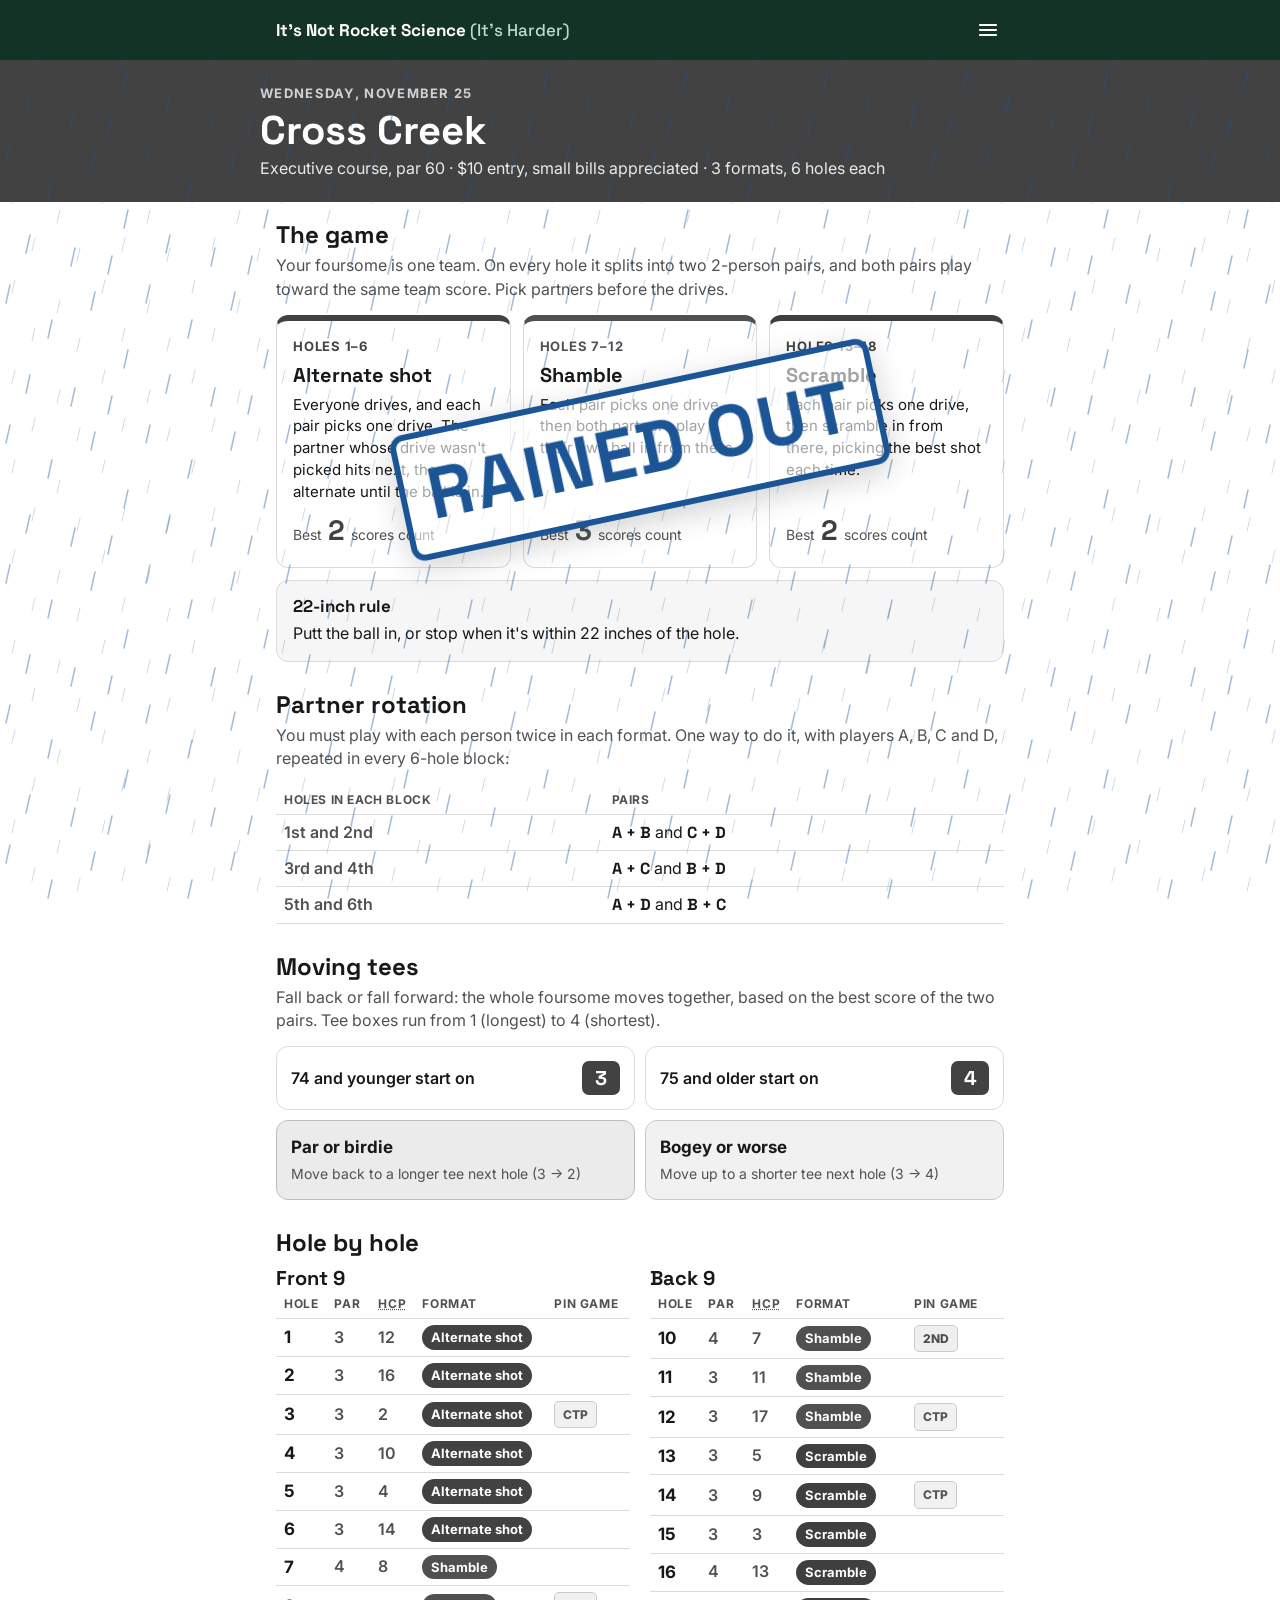
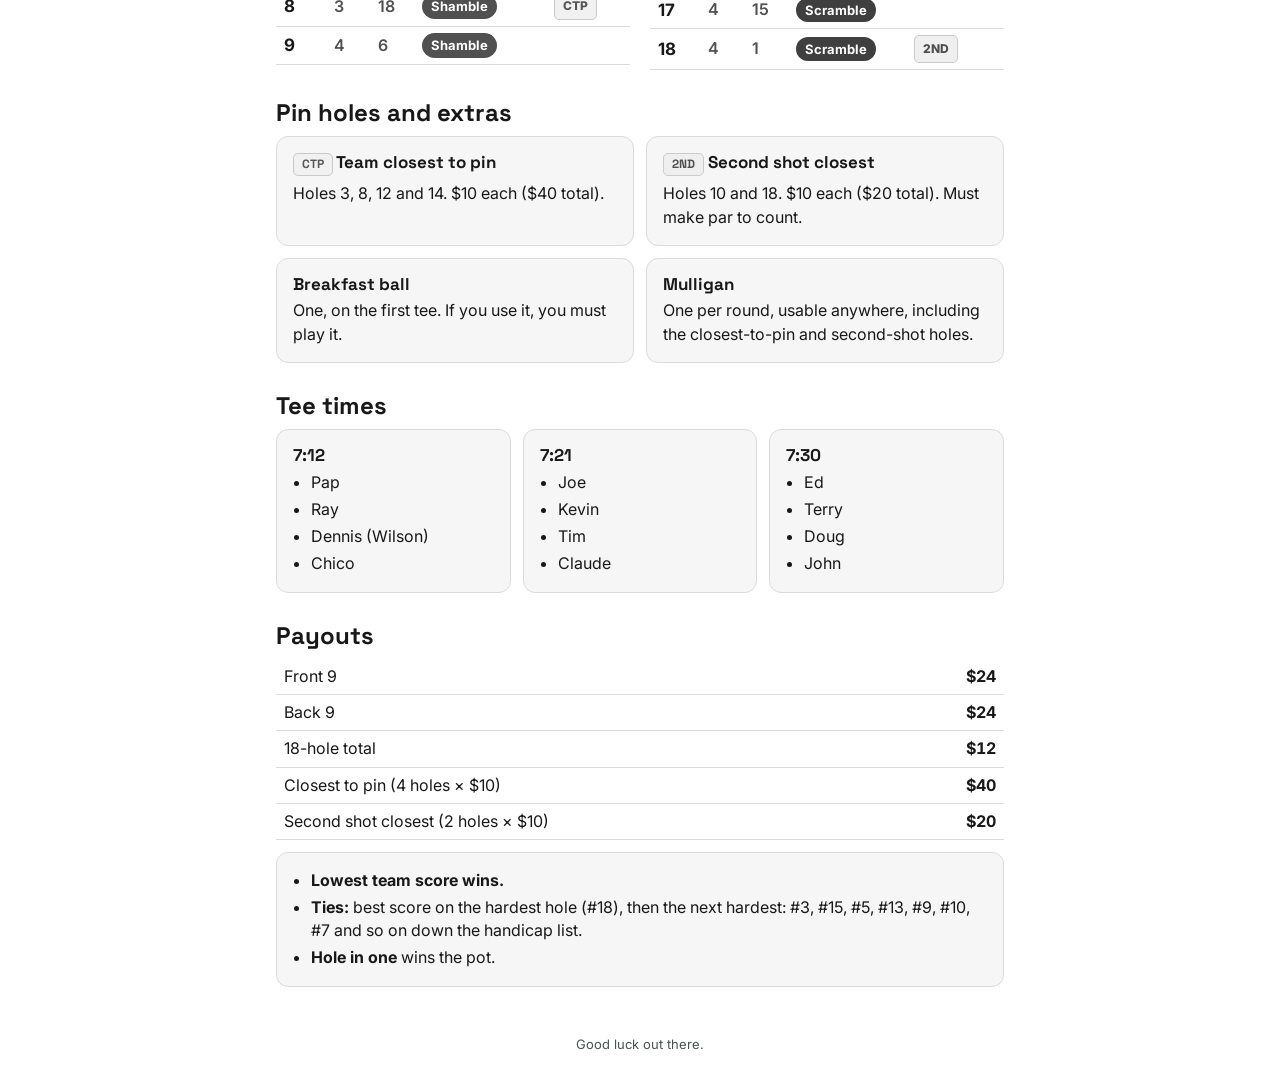
<file: index.html>
<!doctype html>
<html lang="en">
<head>
<meta charset="utf-8">
<meta name="viewport" content="width=device-width, initial-scale=1">
<title>It's Not Rocket Science (It's Harder)</title>
<script src="games.js"></script>
<script>
  // Open the game with the latest date.
  if (window.GAMES && window.GAMES.length) location.replace(window.GAMES[0].path);
</script>
<link rel="stylesheet" href="style.css">
</head>
<body>
<main>
  <h1>It's Not Rocket Science (It's Harder)</h1>
  <p>Opening the latest game. If nothing happens, pick one:</p>
  <ul>
    <li><a href="games/2026-11-25.html">Wednesday, Nov 25 · Cross Creek</a></li>
    <li><a href="games/2026-11-23.html">Monday, Nov 23 · Cross Creek</a></li>
    <li><a href="games/2026-11-18.html">Wednesday, Nov 18 · Cross Creek</a></li>
    <li><a href="games/2026-11-16.html">Monday, Nov 16 · Cross Creek</a></li>
    <li><a href="games/2026-11-11.html">Wednesday, Nov 11 · Cross Creek</a></li>
    <li><a href="games/2026-11-09.html">Monday, Nov 9 · Cross Creek</a></li>
  </ul>
</main>
</body>
</html>
</file>
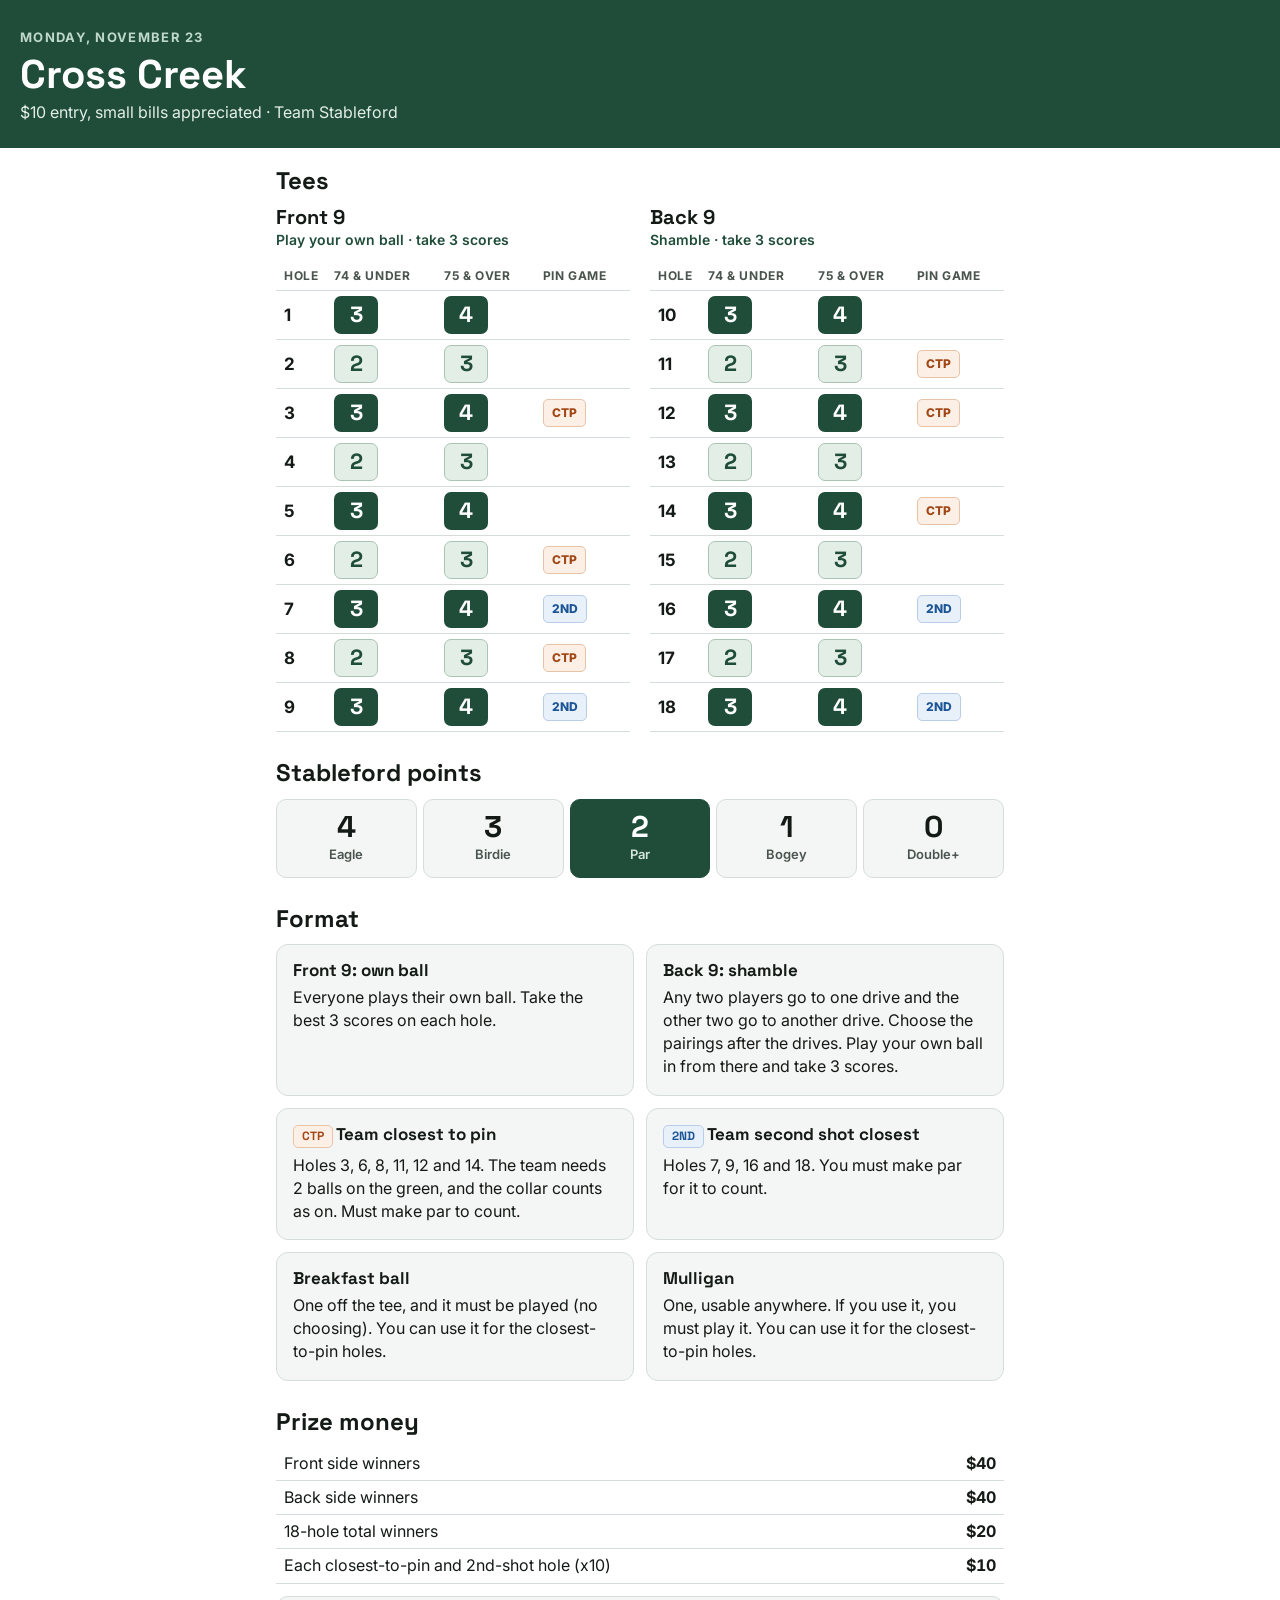
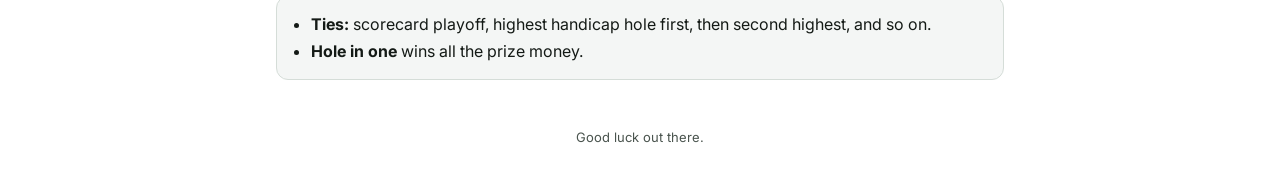
<file: 20261123.html>
<!doctype html>
<html lang="en">
<head>
<meta charset="utf-8">
<meta name="viewport" content="width=device-width, initial-scale=1">
<title>Cross Creek · Monday, Nov 23</title>
<meta name="description" content="Tees, pin holes, Stableford scoring and tee times for Monday's game at Cross Creek.">
<link rel="preconnect" href="https://fonts.googleapis.com">
<link rel="preconnect" href="https://fonts.gstatic.com" crossorigin>
<link href="https://fonts.googleapis.com/css2?family=Inter:wght@400;500;600;700;800&family=Space+Grotesk:wght@500;700&display=swap" rel="stylesheet">
<style>
  :root {
    --green: #1F4D3A; --green-dark: #143327; --pale: #E3EEE7; --pale-line: #A9C4B3;
    --ink: #141A16; --muted: #4A544E; --line: #D5DDD8; --soft: #F4F6F5;
    --ctp-bg: #FBEFE6; --ctp: #A14716; --ctp-line: #E9C3A8;
    --nd-bg: #E8F0FA; --nd: #1C5596; --nd-line: #B9CDE8;
  }
  * { box-sizing: border-box; }
  body { margin: 0; font-family: Inter, system-ui, sans-serif; color: var(--ink); background: #fff; line-height: 1.45; }
  h1, h2, h3 { font-family: "Space Grotesk", Inter, sans-serif; line-height: 1.1; margin: 0; }
  a { color: var(--green); }
  header { background: var(--green); color: #fff; padding: 28px 20px 24px; }
  header .eyebrow { font-size: 13px; font-weight: 700; letter-spacing: .1em; text-transform: uppercase; color: #BFD8C9; }
  header h1 { font-size: 40px; margin: 6px 0 4px; }
  header p { margin: 0; color: #E3EEE7; font-size: 16px; }
  main { max-width: 760px; margin: 0 auto; padding: 20px 16px 48px; display: flex; flex-direction: column; gap: 28px; }
  section > h2 { font-size: 24px; margin-bottom: 12px; }


  .nines { display: grid; grid-template-columns: repeat(auto-fit, minmax(300px, 1fr)); gap: 20px; }
  .nine h3 { font-size: 20px; }
  .nine .sub { font-size: 14px; font-weight: 600; color: var(--green); margin: 2px 0 10px; }
  table { width: 100%; border-collapse: collapse; }
  th { text-align: left; font-size: 12px; text-transform: uppercase; letter-spacing: .05em; color: var(--muted); padding: 6px 8px; border-bottom: 1px solid var(--line); }
  td { padding: 5px 8px; border-bottom: 1px solid var(--line); vertical-align: middle; }
  td.hole { font-weight: 700; font-size: 17px; width: 48px; }
  .tee { display: inline-flex; align-items: center; justify-content: center; width: 44px; height: 38px; border-radius: 7px; font-family: "Space Grotesk", sans-serif; font-weight: 700; font-size: 22px; }
  .tee.short { background: var(--green); color: #fff; }
  .tee.long { background: var(--pale); color: var(--green); border: 1px solid var(--pale-line); }
  .tag { display: inline-block; font-size: 12px; font-weight: 800; padding: 4px 8px; border-radius: 5px; border: 1px solid; }
  .tag.ctp { background: var(--ctp-bg); color: var(--ctp); border-color: var(--ctp-line); }
  .tag.nd { background: var(--nd-bg); color: var(--nd); border-color: var(--nd-line); }
  .legend { display: flex; flex-wrap: wrap; gap: 8px 18px; font-size: 14px; color: var(--muted); margin-top: 14px; align-items: center; }
  .legend span { display: inline-flex; align-items: center; gap: 6px; }
  .legend .tee { width: 26px; height: 22px; font-size: 13px; border-radius: 5px; }

  .points { display: grid; grid-template-columns: repeat(5, minmax(0, 1fr)); gap: 6px; }
  .points div { background: var(--soft); border: 1px solid var(--line); border-radius: 10px; padding: 12px 0; text-align: center; }
  .points b { display: block; font-family: "Space Grotesk", sans-serif; font-size: 30px; line-height: 1; }
  .points span { font-size: 13px; font-weight: 600; color: var(--muted); }
  .points .par { background: var(--green); border-color: var(--green); color: #fff; }
  .points .par span { color: #D6E6DC; }

  .card { background: var(--soft); border: 1px solid var(--line); border-radius: 12px; padding: 16px; }
  .card h3 { font-size: 17px; margin-bottom: 6px; }
  .card p, .card ul { margin: 0; }
  .card ul { padding-left: 18px; }
  .card li + li { margin-top: 4px; }
  .grid2 { display: grid; grid-template-columns: repeat(auto-fit, minmax(260px, 1fr)); gap: 12px; }

  .money td:last-child { text-align: right; font-weight: 700; font-variant-numeric: tabular-nums; }
  footer { text-align: center; font-size: 13px; color: var(--muted); padding: 0 16px 32px; }
</style>
</head>
<body>
<header>
  <div class="eyebrow">Monday, November 23</div>
  <h1>Cross Creek</h1>
  <p>$10 entry, small bills appreciated · Team Stableford</p>
</header>

<main>
  <section aria-labelledby="tees-h">
    <h2 id="tees-h">Tees</h2>

    <div class="nines">
      <div class="nine">
        <h3>Front 9</h3>
        <p class="sub">Play your own ball · take 3 scores</p>
        <table><thead><tr><th scope="col">Hole</th><th scope="col">74 &amp; under</th><th scope="col">75 &amp; over</th><th scope="col">Pin game</th></tr></thead>
          <tbody id="front"></tbody></table>
      </div>
      <div class="nine">
        <h3>Back 9</h3>
        <p class="sub">Shamble · take 3 scores</p>
        <table><thead><tr><th scope="col">Hole</th><th scope="col">74 &amp; under</th><th scope="col">75 &amp; over</th><th scope="col">Pin game</th></tr></thead>
          <tbody id="back"></tbody></table>
      </div>
    </div>

<!-- 
    <div class="legend">
      <span>74 &amp; under: <span class="tee short">3</span> on holes 1, 3, 5, 7, 9 and 10, 12, 14, 16, 18 · <span class="tee long">2</span> on the rest</span>
      <span>75 &amp; over: <span class="tee short">4</span> on those same holes · <span class="tee long">3</span> on the rest</span>
    </div>
 -->
  </section>

  <section aria-labelledby="pts-h">
    <h2 id="pts-h">Stableford points</h2>
    <div class="points">
      <div><b>4</b><span>Eagle</span></div>
      <div><b>3</b><span>Birdie</span></div>
      <div class="par"><b>2</b><span>Par</span></div>
      <div><b>1</b><span>Bogey</span></div>
      <div><b>0</b><span>Double+</span></div>
    </div>
  </section>

  <section aria-labelledby="fmt-h">
    <h2 id="fmt-h">Format</h2>
    <div class="grid2">
      <div class="card">
        <h3>Front 9: own ball</h3>
        <p>Everyone plays their own ball. Take the best 3 scores on each hole.</p>
      </div>
      <div class="card">
        <h3>Back 9: shamble</h3>
        <p>Any two players go to one drive and the other two go to another drive. Choose the pairings after the drives. Play your own ball in from there and take 3 scores.</p>
      </div>
      <div class="card">
        <h3><span class="tag ctp">CTP</span> Team closest to pin</h3>
        <p>Holes 3, 6, 8, 11, 12 and 14. The team needs 2 balls on the green, and the collar counts as on. Must make par to count.</p>
      </div>
      <div class="card">
        <h3><span class="tag nd">2ND</span> Team second shot closest</h3>
        <p>Holes 7, 9, 16 and 18. <!-- The 2-on-the-green rule applies, and --> You must make par for it to count.</p>
      </div>
      <div class="card">
        <h3>Breakfast ball</h3>
        <p>One off the tee, and it must be played (no choosing). You can use it for the closest-to-pin holes.</p>
      </div>
      <div class="card">
        <h3>Mulligan</h3>
        <p>One, usable anywhere. If you use it, you must play it. You can use it for the closest-to-pin holes.</p>
      </div>
    </div>
  </section>

  <section aria-labelledby="money-h">
    <h2 id="money-h">Prize money</h2>
    <table class="money">
      <tbody>
        <tr><td>Front side winners</td><td>$40</td></tr>
        <tr><td>Back side winners</td><td>$40</td></tr>
        <tr><td>18-hole total winners</td><td>$20</td></tr>
        <tr><td>Each closest-to-pin and 2nd-shot hole (x10)</td><td>$10</td></tr>
      </tbody>
    </table>
    <div class="card" style="margin-top:12px">
      <ul>
        <li><strong>Ties:</strong> scorecard playoff, highest handicap hole first, then second highest, and so on.</li>
        <li><strong>Hole in one</strong> wins all the prize money.</li>
      </ul>
    </div>
  </section>

</main>

<footer>Good luck out there.</footer>

<script>
  // Holes where the "short" tee is played; all others play the "long" tee.
  var SHORT = [1,3,5,7,9,10,12,14,16,18];
  var GAMES = {3:"CTP",6:"CTP",8:"CTP",11:"CTP",12:"CTP",14:"CTP",7:"2ND",9:"2ND",16:"2ND",18:"2ND"};
  var UNDER = {short: 3, long: 2};  // 74 and younger
  var OVER  = {short: 4, long: 3};  // 75 and older

  function tee(t, isShort) {
    return '<span class="tee ' + (isShort ? "short" : "long") + '">' + (isShort ? t.short : t.long) + '</span>';
  }

  function rows(from, to) {
    var html = "";
    for (var h = from; h <= to; h++) {
      var isShort = SHORT.indexOf(h) !== -1;
      var g = GAMES[h];
      var tag = g ? '<span class="tag ' + (g === "CTP" ? "ctp" : "nd") + '">' + g + '</span>' : '';
      html += '<tr><td class="hole">' + h + '</td><td>' + tee(UNDER, isShort) + '</td><td>' +
              tee(OVER, isShort) + '</td><td>' + tag + '</td></tr>';
    }
    return html;
  }

  document.getElementById("front").innerHTML = rows(1, 9);
  document.getElementById("back").innerHTML = rows(10, 18);
</script>
</body>
</html>
</file>
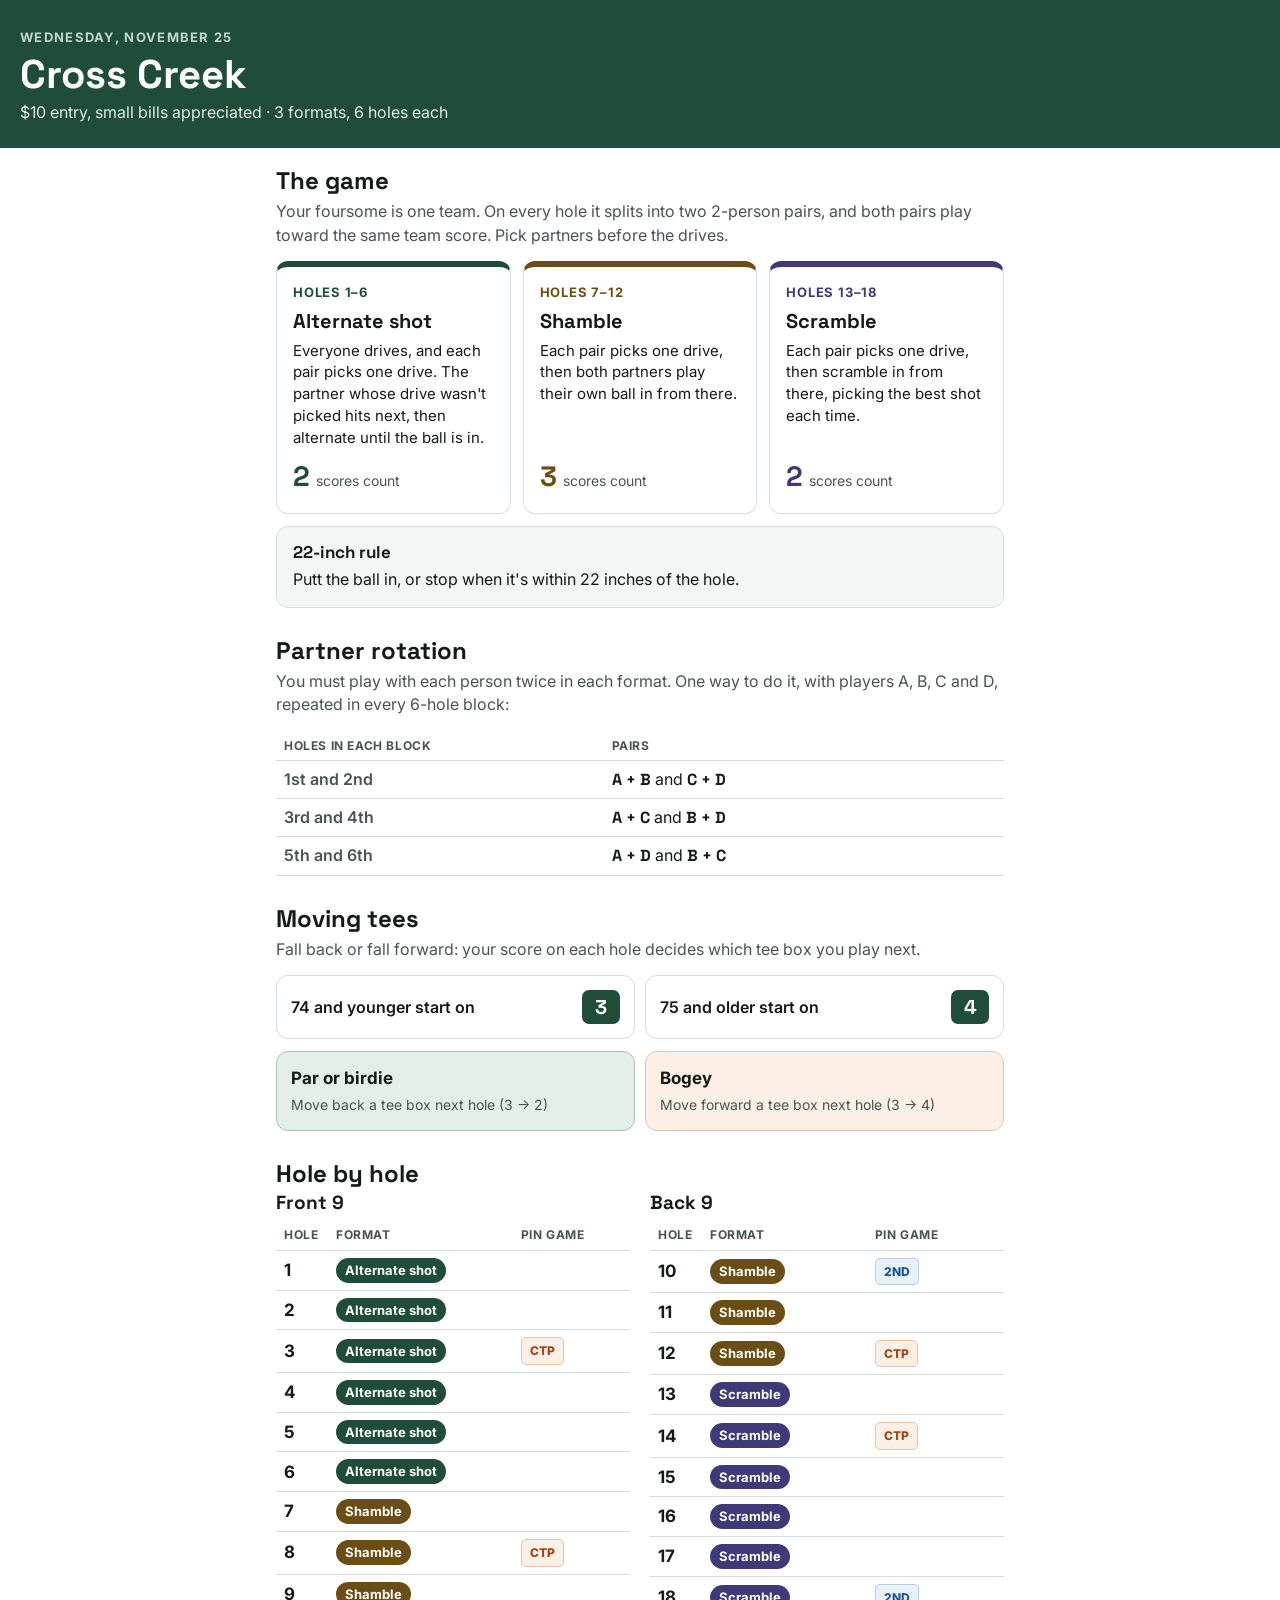
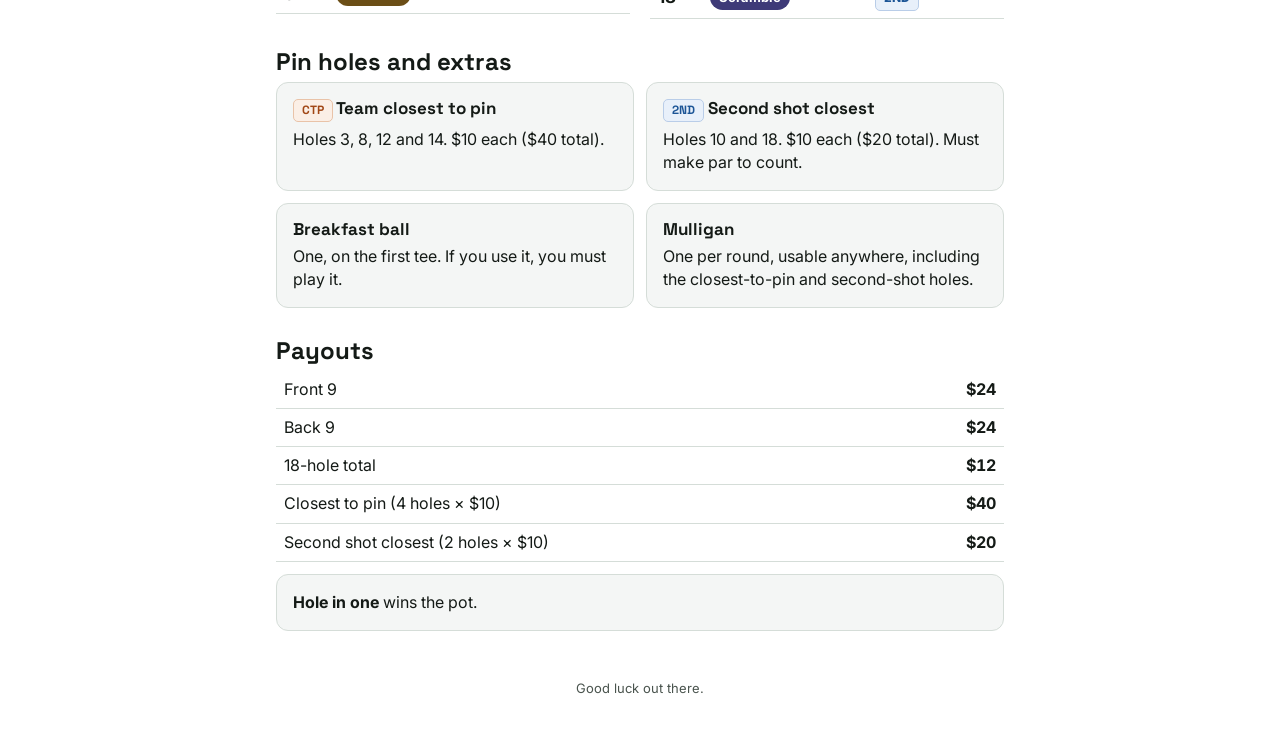
<file: 20261125.html>
<!doctype html>
<html lang="en">
<head>
<meta charset="utf-8">
<meta name="viewport" content="width=device-width, initial-scale=1">
<title>Cross Creek · Wednesday, Nov 25</title>
<meta name="description" content="Format, moving tees, pin holes and payouts for Wednesday's game at Cross Creek.">
<link rel="preconnect" href="https://fonts.googleapis.com">
<link rel="preconnect" href="https://fonts.gstatic.com" crossorigin>
<link href="https://fonts.googleapis.com/css2?family=Inter:wght@400;500;600;700;800&family=Space+Grotesk:wght@500;700&display=swap" rel="stylesheet">
<style>
  :root {
    --green: #1F4D3A; --pale: #E3EEE7; --pale-line: #A9C4B3;
    --ink: #141A16; --muted: #4A544E; --line: #D5DDD8; --soft: #F4F6F5;
    --ctp-bg: #FBEFE6; --ctp: #A14716; --ctp-line: #E9C3A8;
    --nd-bg: #E8F0FA; --nd: #1C5596; --nd-line: #B9CDE8;
    --alt: #1F4D3A; --sham: #6B4E16; --scr: #3E3A78;
  }
  * { box-sizing: border-box; }
  body { margin: 0; font-family: Inter, system-ui, sans-serif; color: var(--ink); background: #fff; line-height: 1.45; }
  h1, h2, h3 { font-family: "Space Grotesk", Inter, sans-serif; line-height: 1.1; margin: 0; }
  header { background: var(--green); color: #fff; padding: 28px 20px 24px; }
  header .eyebrow { font-size: 13px; font-weight: 700; letter-spacing: .1em; text-transform: uppercase; color: #BFD8C9; }
  header h1 { font-size: 40px; margin: 6px 0 4px; }
  header p { margin: 0; color: #E3EEE7; font-size: 16px; }
  main { max-width: 760px; margin: 0 auto; padding: 20px 16px 48px; display: flex; flex-direction: column; gap: 30px; }
  section > h2 { font-size: 24px; margin-bottom: 6px; }
  section > p.lead { margin: 0 0 14px; color: var(--muted); }

  .formats { display: grid; grid-template-columns: repeat(auto-fit, minmax(220px, 1fr)); gap: 12px; }
  .fmt { border: 1px solid var(--line); border-radius: 12px; padding: 16px; border-top: 6px solid var(--c); display: flex; flex-direction: column; gap: 8px; }
  .fmt .holes { font-size: 13px; font-weight: 700; letter-spacing: .06em; text-transform: uppercase; color: var(--c); }
  .fmt h3 { font-size: 20px; }
  .fmt p { margin: 0; font-size: 15px; }
  .fmt .take { margin-top: auto; display: inline-flex; align-items: baseline; gap: 6px; font-size: 14px; color: var(--muted); }
  .fmt .take b { font-family: "Space Grotesk", sans-serif; font-size: 28px; color: var(--c); }

  table { width: 100%; border-collapse: collapse; }
  th { text-align: left; font-size: 12px; text-transform: uppercase; letter-spacing: .05em; color: var(--muted); padding: 6px 8px; border-bottom: 1px solid var(--line); }
  td { padding: 7px 8px; border-bottom: 1px solid var(--line); vertical-align: middle; }

  .card { background: var(--soft); border: 1px solid var(--line); border-radius: 12px; padding: 16px; }
  .card h3 { font-size: 17px; margin-bottom: 6px; }
  .card p, .card ul { margin: 0; }
  .card ul { padding-left: 18px; }
  .card li + li { margin-top: 4px; }
  .grid2 { display: grid; grid-template-columns: repeat(auto-fit, minmax(260px, 1fr)); gap: 12px; }

  .pairs td:first-child { font-weight: 600; color: var(--muted); width: 45%; }
  .pairs td { font-size: 16px; }
  .pairs b { font-family: "Space Grotesk", sans-serif; }

  .tee { display: inline-flex; align-items: center; justify-content: center; min-width: 38px; height: 34px; padding: 0 6px; border-radius: 7px; font-family: "Space Grotesk", sans-serif; font-weight: 700; font-size: 20px; background: var(--green); color: #fff; }
  .start { display: grid; grid-template-columns: 1fr 1fr; gap: 10px; margin-bottom: 12px; }
  .start div { border: 1px solid var(--line); border-radius: 12px; padding: 14px; display: flex; align-items: center; justify-content: space-between; gap: 10px; font-weight: 600; }
  .moves { display: grid; grid-template-columns: 1fr 1fr; gap: 10px; }
  .moves div { border-radius: 12px; padding: 14px; }
  .moves .back { background: var(--pale); border: 1px solid var(--pale-line); }
  .moves .fwd { background: var(--ctp-bg); border: 1px solid var(--ctp-line); }
  .moves b { display: block; font-size: 17px; margin-bottom: 2px; }
  .moves span { font-size: 14px; color: var(--muted); }

  .holes-table td.hole { font-weight: 700; font-size: 17px; width: 52px; }
  .fpill { display: inline-block; font-size: 13px; font-weight: 700; padding: 3px 9px; border-radius: 999px; color: #fff; }
  .fpill.alt { background: var(--alt); } .fpill.sham { background: var(--sham); } .fpill.scr { background: var(--scr); }
  .tag { display: inline-block; font-size: 12px; font-weight: 800; padding: 4px 8px; border-radius: 5px; border: 1px solid; }
  .tag.ctp { background: var(--ctp-bg); color: var(--ctp); border-color: var(--ctp-line); }
  .tag.nd { background: var(--nd-bg); color: var(--nd); border-color: var(--nd-line); }
  .nines { display: grid; grid-template-columns: repeat(auto-fit, minmax(300px, 1fr)); gap: 20px; }
  .nines h3 { font-size: 19px; margin-bottom: 6px; }

  .money td:last-child { text-align: right; font-weight: 700; font-variant-numeric: tabular-nums; }
  .money tr.total td { border-bottom: 0; border-top: 2px solid var(--ink); font-weight: 800; }
  footer { text-align: center; font-size: 13px; color: var(--muted); padding: 0 16px 32px; }
</style>
</head>
<body>
<header>
  <div class="eyebrow">Wednesday, November 25</div>
  <h1>Cross Creek</h1>
  <p>$10 entry, small bills appreciated · 3 formats, 6 holes each</p>
</header>

<main>
  <section aria-labelledby="fmt-h">
    <h2 id="fmt-h">The game</h2>
    <p class="lead">Your foursome is one team. On every hole it splits into two 2-person pairs, and both pairs play toward the same team score. Pick partners before the drives.</p>
    <div class="formats">
      <div class="fmt" style="--c: var(--alt)">
        <span class="holes">Holes 1–6</span>
        <h3>Alternate shot</h3>
        <p>Everyone drives, and each pair picks one drive. The partner whose drive wasn't picked hits next, then alternate until the ball is in.</p>
        <span class="take"><b>2</b> scores count</span>
      </div>
      <div class="fmt" style="--c: var(--sham)">
        <span class="holes">Holes 7–12</span>
        <h3>Shamble</h3>
        <p>Each pair picks one drive, then both partners play their own ball in from there.</p>
        <span class="take"><b>3</b> scores count</span>
      </div>
      <div class="fmt" style="--c: var(--scr)">
        <span class="holes">Holes 13–18</span>
        <h3>Scramble</h3>
        <p>Each pair picks one drive, then scramble in from there, picking the best shot each time.</p>
        <span class="take"><b>2</b> scores count</span>
      </div>
    </div>
    <div class="card" style="margin-top:12px">
      <h3>22-inch rule</h3>
      <p>Putt the ball in, or stop when it's within 22 inches of the hole.</p>
    </div>
  </section>

  <section aria-labelledby="pair-h">
    <h2 id="pair-h">Partner rotation</h2>
    <p class="lead">You must play with each person twice in each format. One way to do it, with players A, B, C and D, repeated in every 6-hole block:</p>
    <table class="pairs">
      <thead><tr><th scope="col">Holes in each block</th><th scope="col">Pairs</th></tr></thead>
      <tbody>
        <tr><td>1st and 2nd</td><td><b>A + B</b> and <b>C + D</b></td></tr>
        <tr><td>3rd and 4th</td><td><b>A + C</b> and <b>B + D</b></td></tr>
        <tr><td>5th and 6th</td><td><b>A + D</b> and <b>B + C</b></td></tr>
      </tbody>
    </table>
  </section>

  <section aria-labelledby="tee-h">
    <h2 id="tee-h">Moving tees</h2>
    <p class="lead">Fall back or fall forward: your score on each hole decides which tee box you play next.</p>
    <div class="start">
      <div>74 and younger start on <span class="tee">3</span></div>
      <div>75 and older start on <span class="tee">4</span></div>
    </div>
    <div class="moves">
      <div class="back"><b>Par or birdie</b><span>Move back a tee box next hole (3 → 2)</span></div>
      <div class="fwd"><b>Bogey</b><span>Move forward a tee box next hole (3 → 4)</span></div>
    </div>
  </section>

  <section aria-labelledby="holes-h">
    <h2 id="holes-h">Hole by hole</h2>
    <div class="nines">
      <div>
        <h3>Front 9</h3>
        <table class="holes-table"><thead><tr><th scope="col">Hole</th><th scope="col">Format</th><th scope="col">Pin game</th></tr></thead>
          <tbody id="front"></tbody></table>
      </div>
      <div>
        <h3>Back 9</h3>
        <table class="holes-table"><thead><tr><th scope="col">Hole</th><th scope="col">Format</th><th scope="col">Pin game</th></tr></thead>
          <tbody id="back"></tbody></table>
      </div>
    </div>
  </section>

  <section aria-labelledby="pin-h">
    <h2 id="pin-h">Pin holes and extras</h2>
    <div class="grid2">
      <div class="card">
        <h3><span class="tag ctp">CTP</span> Team closest to pin</h3>
        <p>Holes 3, 8, 12 and 14. $10 each ($40 total).</p>
      </div>
      <div class="card">
        <h3><span class="tag nd">2ND</span> Second shot closest</h3>
        <p>Holes 10 and 18. $10 each ($20 total). Must make par to count.</p>
      </div>
      <div class="card">
        <h3>Breakfast ball</h3>
        <p>One, on the first tee. If you use it, you must play it.</p>
      </div>
      <div class="card">
        <h3>Mulligan</h3>
        <p>One per round, usable anywhere, including the closest-to-pin and second-shot holes.</p>
      </div>
    </div>
  </section>

  <section aria-labelledby="money-h">
    <h2 id="money-h">Payouts</h2>
    <table class="money">
      <tbody>
        <tr><td>Front 9</td><td>$24</td></tr>
        <tr><td>Back 9</td><td>$24</td></tr>
        <tr><td>18-hole total</td><td>$12</td></tr>
        <tr><td>Closest to pin (4 holes × $10)</td><td>$40</td></tr>
        <tr><td>Second shot closest (2 holes × $10)</td><td>$20</td></tr>
      </tbody>
    </table>
    <div class="card" style="margin-top:12px">
      <p><strong>Hole in one</strong> wins the pot.</p>
    </div>
  </section>
</main>

<footer>Good luck out there.</footer>

<script>
  var GAMES = {3: "CTP", 8: "CTP", 12: "CTP", 14: "CTP", 10: "2ND", 18: "2ND"};
  function format(h) {
    if (h <= 6)  return '<span class="fpill alt">Alternate shot</span>';
    if (h <= 12) return '<span class="fpill sham">Shamble</span>';
    return '<span class="fpill scr">Scramble</span>';
  }
  function rows(from, to) {
    var html = "";
    for (var h = from; h <= to; h++) {
      var g = GAMES[h];
      var tag = g ? '<span class="tag ' + (g === "CTP" ? "ctp" : "nd") + '">' + g + '</span>' : '';
      html += '<tr><td class="hole">' + h + '</td><td>' + format(h) + '</td><td>' + tag + '</td></tr>';
    }
    return html;
  }
  document.getElementById("front").innerHTML = rows(1, 9);
  document.getElementById("back").innerHTML = rows(10, 18);
</script>
</body>
</html>
</file>
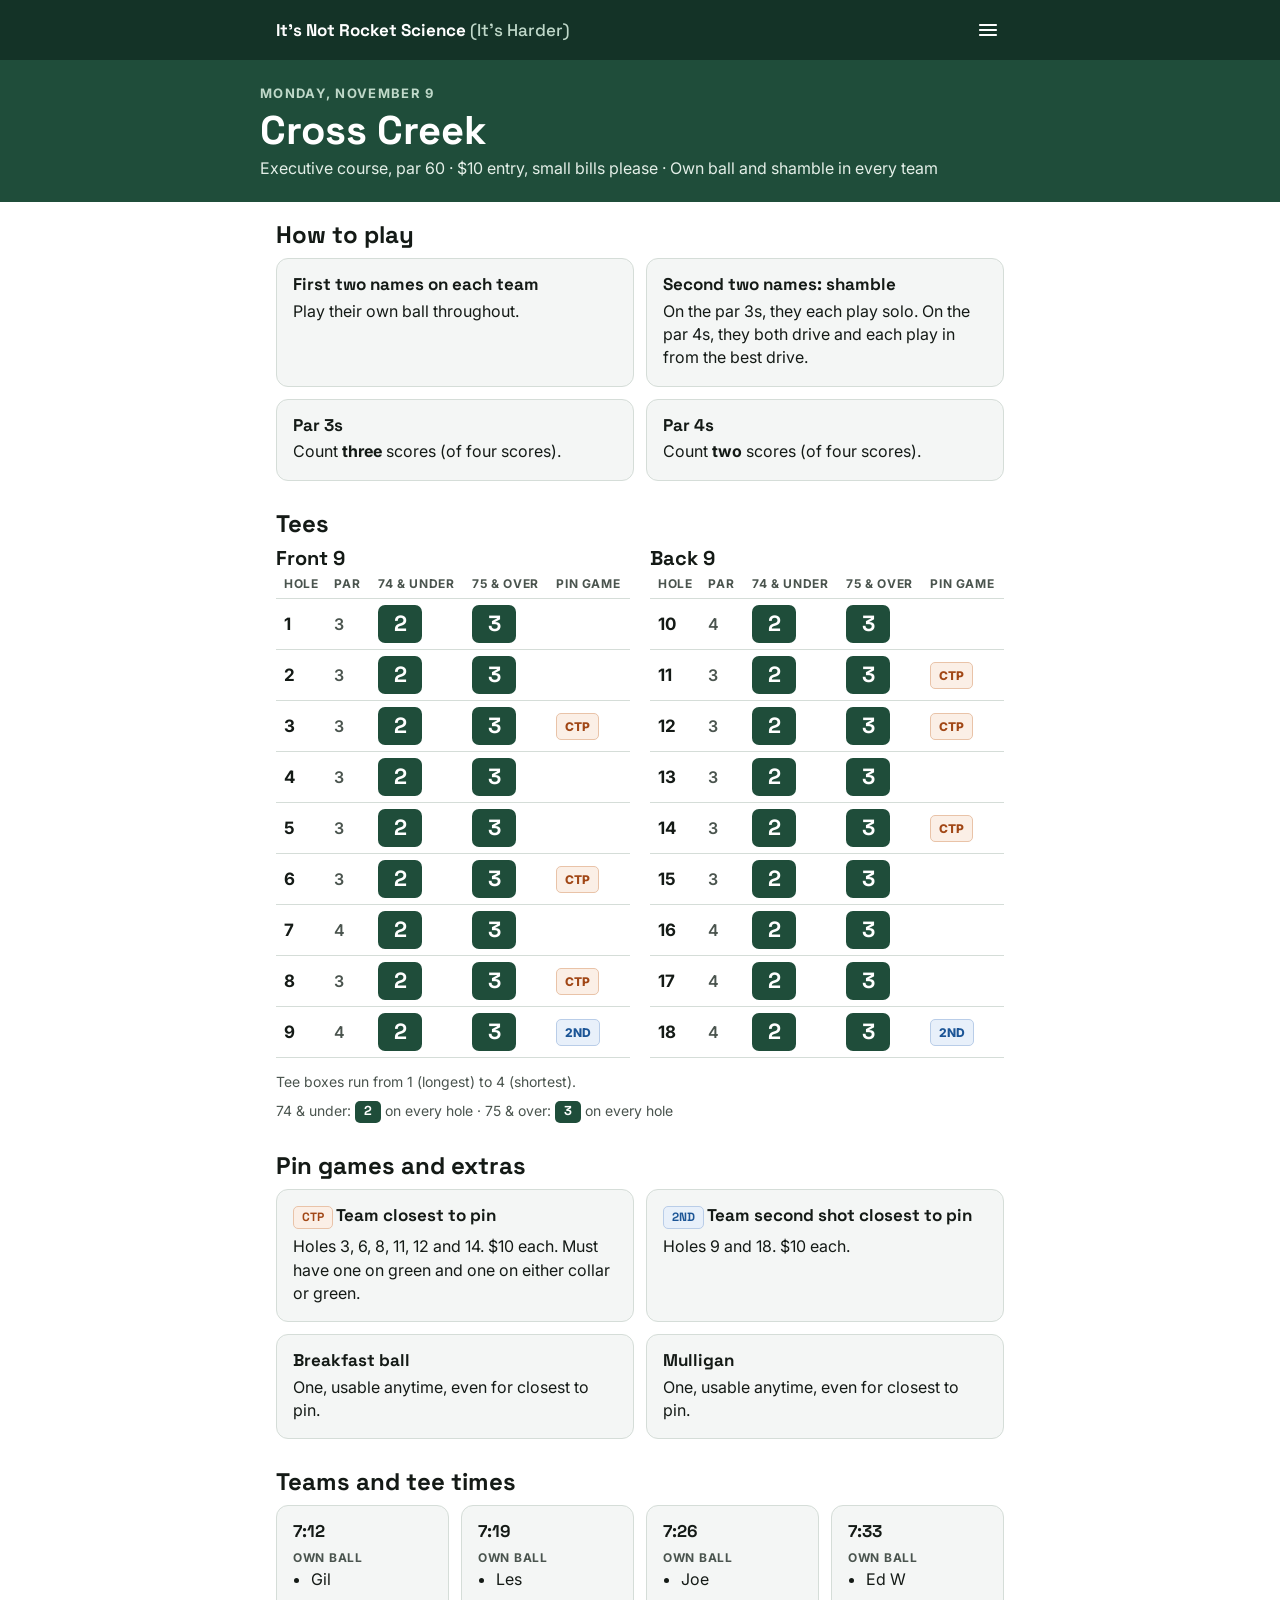
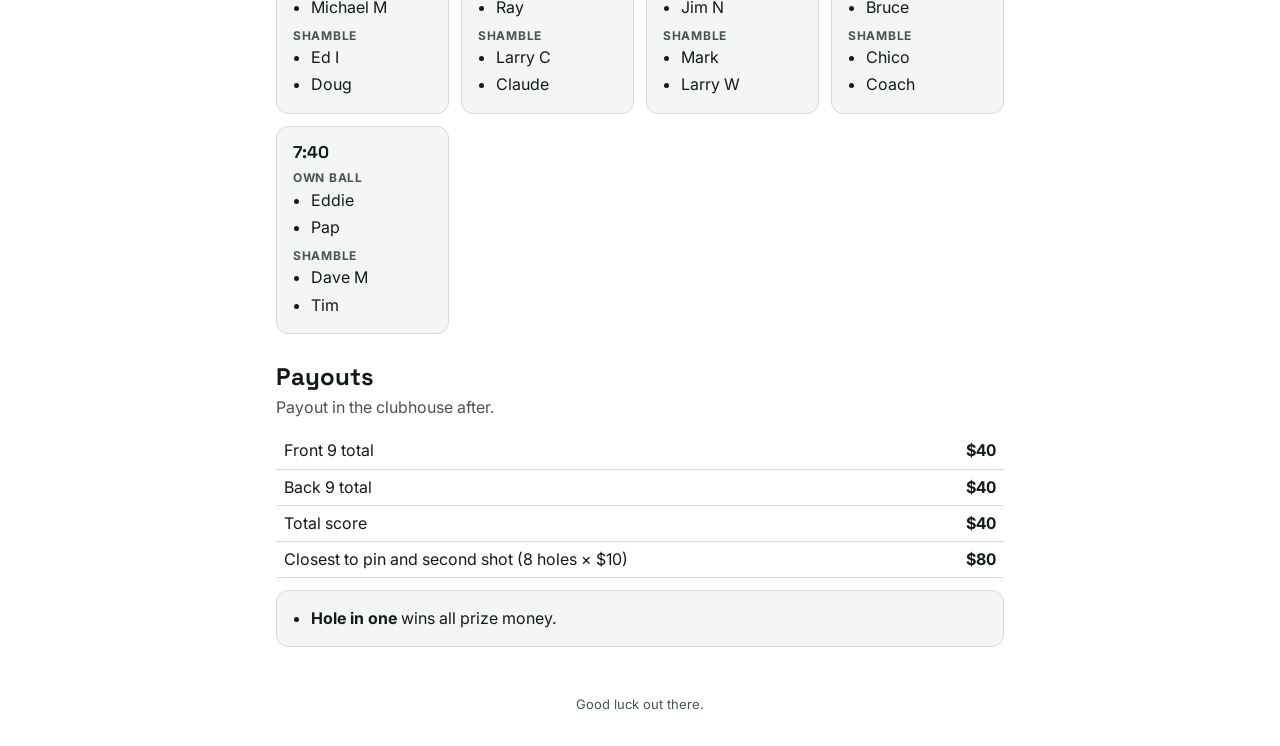
<file: games/2026-11-09.html>
<!doctype html>
<html lang="en">
<head>
<meta charset="utf-8">
<meta name="viewport" content="width=device-width, initial-scale=1">
<title>Monday, Nov 9 · It's Not Rocket Science (It's Harder)</title>
<link rel="preconnect" href="https://fonts.googleapis.com">
<link rel="preconnect" href="https://fonts.gstatic.com" crossorigin>
<link href="https://fonts.googleapis.com/css2?family=Inter:wght@400;500;600;700;800&family=Space+Grotesk:wght@500;700&display=swap" rel="stylesheet">
<link rel="stylesheet" href="../style.css">
</head>
<body>
<div class="hero"><div class="inner">
  <div class="eyebrow">Monday, November 9</div>
  <h1>Cross Creek</h1>
  <p>Executive course, par 60 · $10 entry, small bills please · Own ball and shamble in every team</p>
</div></div>

<main>
  <section aria-labelledby="play-h">
    <h2 id="play-h">How to play</h2>
    <div class="grid2">
      <div class="card">
        <h3>First two names on each team</h3>
        <p>Play their own ball throughout.</p>
      </div>
      <div class="card">
        <h3>Second two names: shamble</h3>
        <p>On the par 3s, they each play solo. On the par 4s, they both drive and each play in from the best drive.</p>
      </div>
      <div class="card">
        <h3>Par 3s</h3>
        <p>Count <strong>three</strong> scores (of four scores).</p>
      </div>
      <div class="card">
        <h3>Par 4s</h3>
        <p>Count <strong>two</strong> scores (of four scores).</p>
      </div>
    </div>
  </section>

  <section aria-labelledby="tees-h">
    <h2 id="tees-h">Tees</h2>
    <div class="nines">
      <div>
        <h3>Front 9</h3>
        <table><thead><tr><th scope="col">Hole</th><th scope="col">Par</th><th scope="col">74 &amp; under</th><th scope="col">75 &amp; over</th><th scope="col">Pin game</th></tr></thead>
          <tbody id="front"></tbody></table>
      </div>
      <div>
        <h3>Back 9</h3>
        <table><thead><tr><th scope="col">Hole</th><th scope="col">Par</th><th scope="col">74 &amp; under</th><th scope="col">75 &amp; over</th><th scope="col">Pin game</th></tr></thead>
          <tbody id="back"></tbody></table>
      </div>
    </div>
    <div class="legend">
      <span>Tee boxes run from 1 (longest) to 4 (shortest).</span>
      <span>74 &amp; under: <span class="tee long">2</span> on every hole · 75 &amp; over: <span class="tee long">3</span> on every hole</span>
    </div>
  </section>

  <section aria-labelledby="pin-h">
    <h2 id="pin-h">Pin games and extras</h2>
    <div class="grid2">
      <div class="card">
        <h3><span class="tag ctp">CTP</span> Team closest to pin</h3>
        <p>Holes 3, 6, 8, 11, 12 and 14. $10 each. Must have one on green and one on either collar or green.</p>
      </div>
      <div class="card">
        <h3><span class="tag nd">2ND</span> Team second shot closest to pin</h3>
        <p>Holes 9 and 18. $10 each.</p>
      </div>
      <div class="card">
        <h3>Breakfast ball</h3>
        <p>One, usable anytime, even for closest to pin.</p>
      </div>
      <div class="card">
        <h3>Mulligan</h3>
        <p>One, usable anytime, even for closest to pin.</p>
      </div>
    </div>
  </section>

  <section aria-labelledby="times-h">
    <h2 id="times-h">Teams and tee times</h2>
    <div class="groups">
      <div class="card"><h3>7:12</h3><p class="role">Own ball</p><ul><li>Gil</li><li>Michael M</li></ul><p class="role">Shamble</p><ul><li>Ed I</li><li>Doug</li></ul></div>
      <div class="card"><h3>7:19</h3><p class="role">Own ball</p><ul><li>Les</li><li>Ray</li></ul><p class="role">Shamble</p><ul><li>Larry C</li><li>Claude</li></ul></div>
      <div class="card"><h3>7:26</h3><p class="role">Own ball</p><ul><li>Joe</li><li>Jim N</li></ul><p class="role">Shamble</p><ul><li>Mark</li><li>Larry W</li></ul></div>
      <div class="card"><h3>7:33</h3><p class="role">Own ball</p><ul><li>Ed W</li><li>Bruce</li></ul><p class="role">Shamble</p><ul><li>Chico</li><li>Coach</li></ul></div>
      <div class="card"><h3>7:40</h3><p class="role">Own ball</p><ul><li>Eddie</li><li>Pap</li></ul><p class="role">Shamble</p><ul><li>Dave M</li><li>Tim</li></ul></div>
    </div>
  </section>

  <section aria-labelledby="money-h">
    <h2 id="money-h">Payouts</h2>
    <p class="lead">Payout in the clubhouse after.</p>
    <table class="money">
      <tbody>
        <tr><td>Front 9 total</td><td>$40</td></tr>
        <tr><td>Back 9 total</td><td>$40</td></tr>
        <tr><td>Total score</td><td>$40</td></tr>
        <tr><td>Closest to pin and second shot (8 holes × $10)</td><td>$80</td></tr>
      </tbody>
    </table>
    <div class="card" style="margin-top:12px">
      <ul>
        <li><strong>Hole in one</strong> wins all prize money.</li>
      </ul>
    </div>
  </section>
</main>

<footer>Good luck out there.</footer>

<script src="../courses.js"></script>
<script src="../games.js"></script>
<script src="../site.js"></script>
<script>
  var PAR = window.COURSES["Cross Creek"].par;
  var GAME_TAGS = {3: "CTP", 6: "CTP", 8: "CTP", 11: "CTP", 12: "CTP", 14: "CTP", 9: "2ND", 18: "2ND"};
  // One tee per age group all round: 2s for 74 & under, 3s for 75 & over.
  function tee(n) { return '<span class="tee long">' + n + '</span>'; }
  function rows(from, to) {
    var html = "";
    for (var h = from; h <= to; h++) {
      var g = GAME_TAGS[h];
      var tag = g ? '<span class="tag ' + (g === "CTP" ? "ctp" : "nd") + '">' + g + '</span>' : '';
      html += '<tr><td class="hole">' + h + '</td><td class="par">' + PAR[h - 1] + '</td><td>' + tee(2) + '</td><td>' + tee(3) + '</td><td>' + tag + '</td></tr>';
    }
    return html;
  }
  document.getElementById("front").innerHTML = rows(1, 9);
  document.getElementById("back").innerHTML = rows(10, 18);
</script>
</body>
</html>
</file>
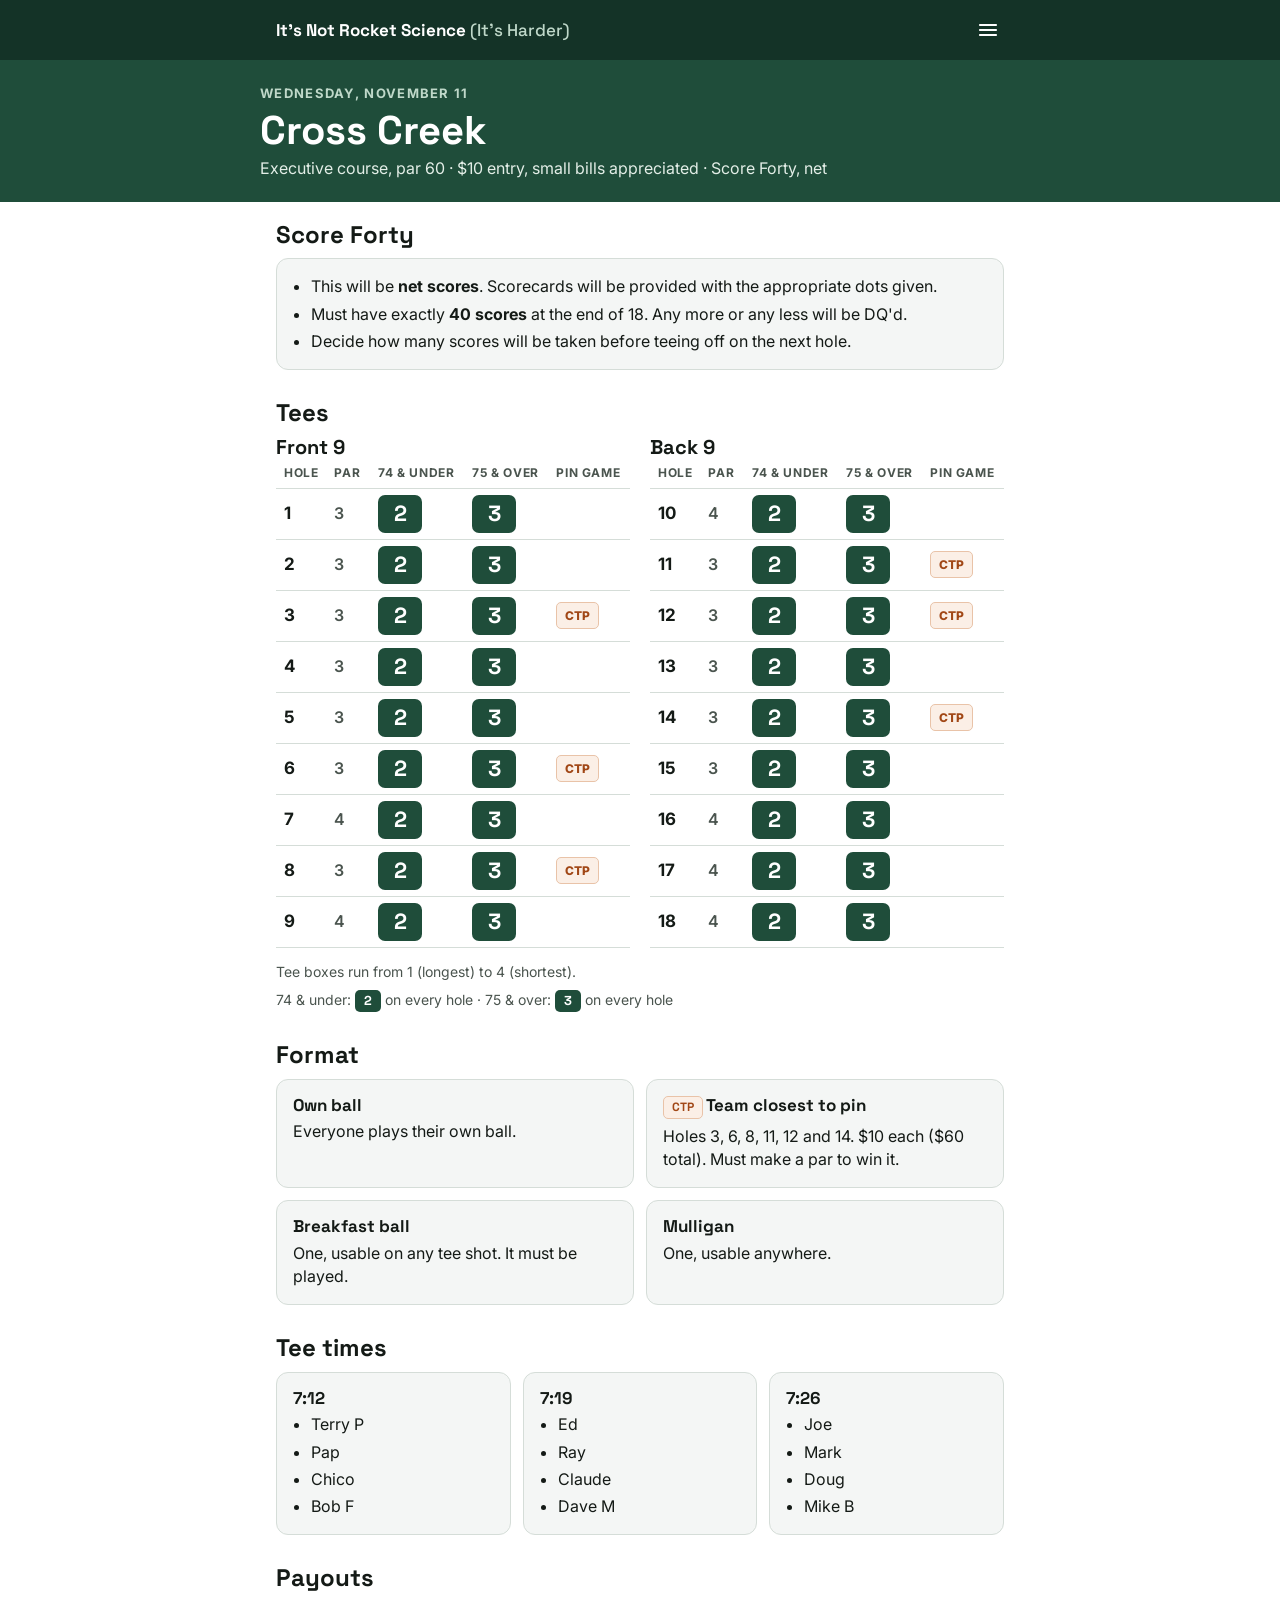
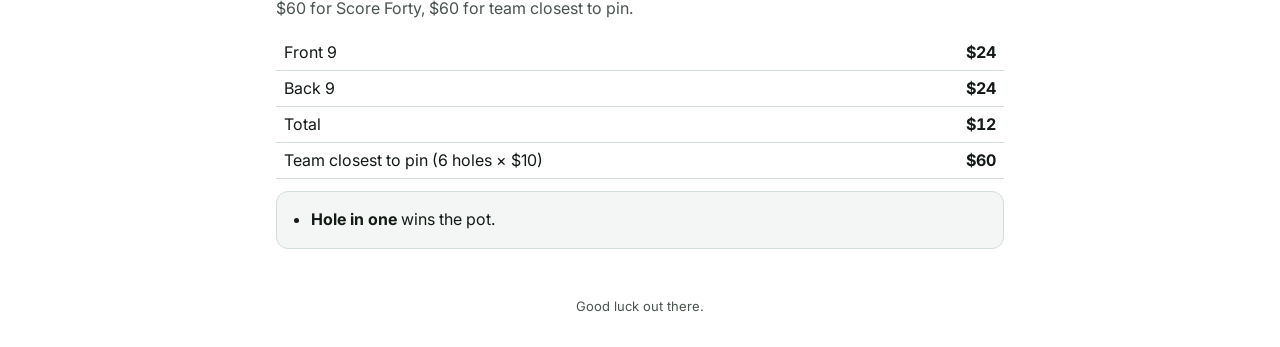
<file: games/2026-11-11.html>
<!doctype html>
<html lang="en">
<head>
<meta charset="utf-8">
<meta name="viewport" content="width=device-width, initial-scale=1">
<title>Wednesday, Nov 11 · It's Not Rocket Science (It's Harder)</title>
<link rel="preconnect" href="https://fonts.googleapis.com">
<link rel="preconnect" href="https://fonts.gstatic.com" crossorigin>
<link href="https://fonts.googleapis.com/css2?family=Inter:wght@400;500;600;700;800&family=Space+Grotesk:wght@500;700&display=swap" rel="stylesheet">
<link rel="stylesheet" href="../style.css">
</head>
<body>
<div class="hero"><div class="inner">
  <div class="eyebrow">Wednesday, November 11</div>
  <h1>Cross Creek</h1>
  <p>Executive course, par 60 · $10 entry, small bills appreciated · Score Forty, net</p>
</div></div>

<main>
  <section aria-labelledby="game-h">
    <h2 id="game-h">Score Forty</h2>
    <div class="card">
      <ul>
        <li>This will be <strong>net scores</strong>. Scorecards will be provided with the appropriate dots given.</li>
        <li>Must have exactly <strong>40 scores</strong> at the end of 18. Any more or any less will be DQ'd.</li>
        <li>Decide how many scores will be taken before teeing off on the next hole.</li>
      </ul>
    </div>
  </section>

  <section aria-labelledby="tees-h">
    <h2 id="tees-h">Tees</h2>
    <div class="nines">
      <div>
        <h3>Front 9</h3>
        <table><thead><tr><th scope="col">Hole</th><th scope="col">Par</th><th scope="col">74 &amp; under</th><th scope="col">75 &amp; over</th><th scope="col">Pin game</th></tr></thead>
          <tbody id="front"></tbody></table>
      </div>
      <div>
        <h3>Back 9</h3>
        <table><thead><tr><th scope="col">Hole</th><th scope="col">Par</th><th scope="col">74 &amp; under</th><th scope="col">75 &amp; over</th><th scope="col">Pin game</th></tr></thead>
          <tbody id="back"></tbody></table>
      </div>
    </div>
    <div class="legend">
      <span>Tee boxes run from 1 (longest) to 4 (shortest).</span>
      <span>74 &amp; under: <span class="tee long">2</span> on every hole · 75 &amp; over: <span class="tee long">3</span> on every hole</span>
    </div>
  </section>

  <section aria-labelledby="fmt-h">
    <h2 id="fmt-h">Format</h2>
    <div class="grid2">
      <div class="card">
        <h3>Own ball</h3>
        <p>Everyone plays their own ball.</p>
      </div>
      <div class="card">
        <h3><span class="tag ctp">CTP</span> Team closest to pin</h3>
        <p>Holes 3, 6, 8, 11, 12 and 14. $10 each ($60 total). Must make a par to win it.</p>
      </div>
      <div class="card">
        <h3>Breakfast ball</h3>
        <p>One, usable on any tee shot. It must be played.</p>
      </div>
      <div class="card">
        <h3>Mulligan</h3>
        <p>One, usable anywhere.</p>
      </div>
    </div>
  </section>

  <section aria-labelledby="times-h">
    <h2 id="times-h">Tee times</h2>
    <div class="groups">
      <div class="card"><h3>7:12</h3><ul><li>Terry P</li><li>Pap</li><li>Chico</li><li>Bob F</li></ul></div>
      <div class="card"><h3>7:19</h3><ul><li>Ed</li><li>Ray</li><li>Claude</li><li>Dave M</li></ul></div>
      <div class="card"><h3>7:26</h3><ul><li>Joe</li><li>Mark</li><li>Doug</li><li>Mike B</li></ul></div>
    </div>
  </section>

  <section aria-labelledby="money-h">
    <h2 id="money-h">Payouts</h2>
    <p class="lead">$60 for Score Forty, $60 for team closest to pin.</p>
    <table class="money">
      <tbody>
        <tr><td>Front 9</td><td>$24</td></tr>
        <tr><td>Back 9</td><td>$24</td></tr>
        <tr><td>Total</td><td>$12</td></tr>
        <tr><td>Team closest to pin (6 holes × $10)</td><td>$60</td></tr>
      </tbody>
    </table>
    <div class="card" style="margin-top:12px">
      <ul>
        <li><strong>Hole in one</strong> wins the pot.</li>
      </ul>
    </div>
  </section>
</main>

<footer>Good luck out there.</footer>

<script src="../courses.js"></script>
<script src="../games.js"></script>
<script src="../site.js"></script>
<script>
  var PAR = window.COURSES["Cross Creek"].par;
  var GAME_TAGS = {3: "CTP", 6: "CTP", 8: "CTP", 11: "CTP", 12: "CTP", 14: "CTP"};
  // One tee per age group all round: 2s for 74 & under, 3s for 75 & over.
  function tee(n) { return '<span class="tee long">' + n + '</span>'; }
  function rows(from, to) {
    var html = "";
    for (var h = from; h <= to; h++) {
      var tag = GAME_TAGS[h] ? '<span class="tag ctp">CTP</span>' : '';
      html += '<tr><td class="hole">' + h + '</td><td class="par">' + PAR[h - 1] + '</td><td>' + tee(2) + '</td><td>' + tee(3) + '</td><td>' + tag + '</td></tr>';
    }
    return html;
  }
  document.getElementById("front").innerHTML = rows(1, 9);
  document.getElementById("back").innerHTML = rows(10, 18);
</script>
</body>
</html>
</file>
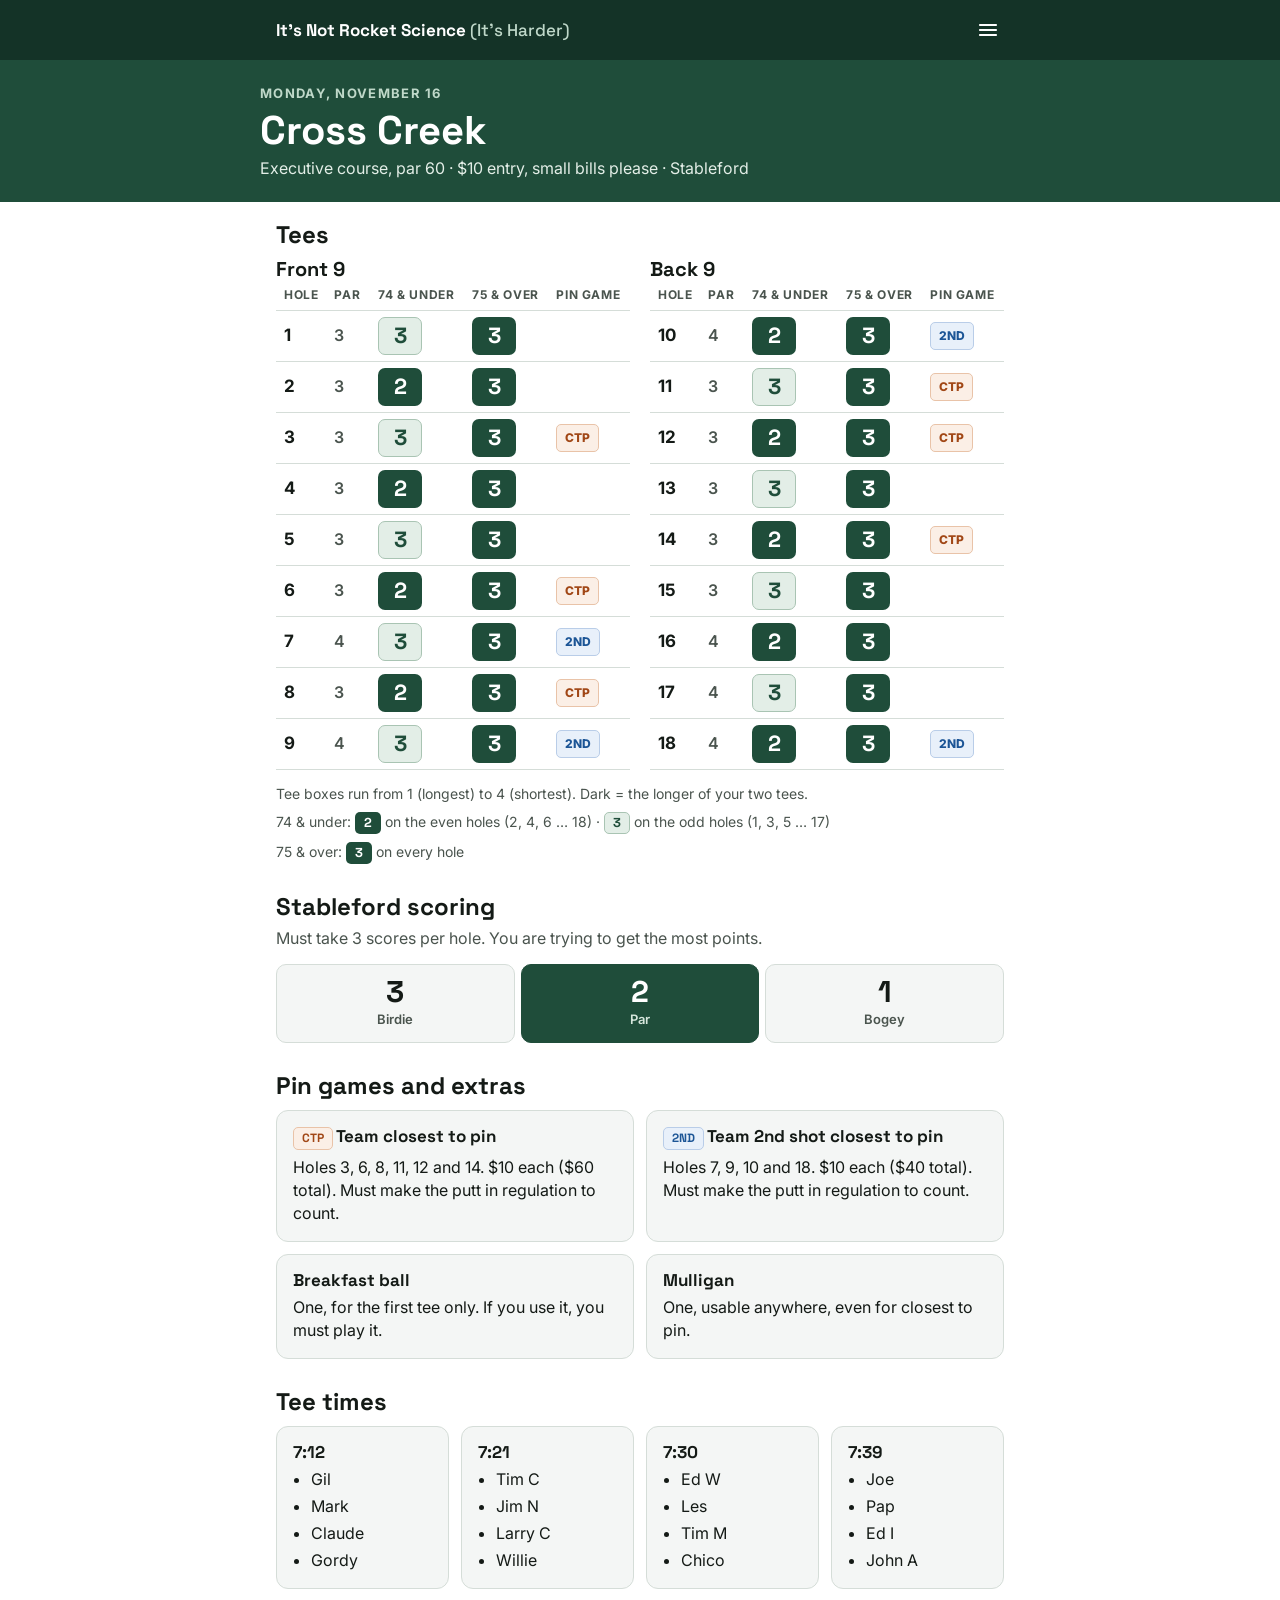
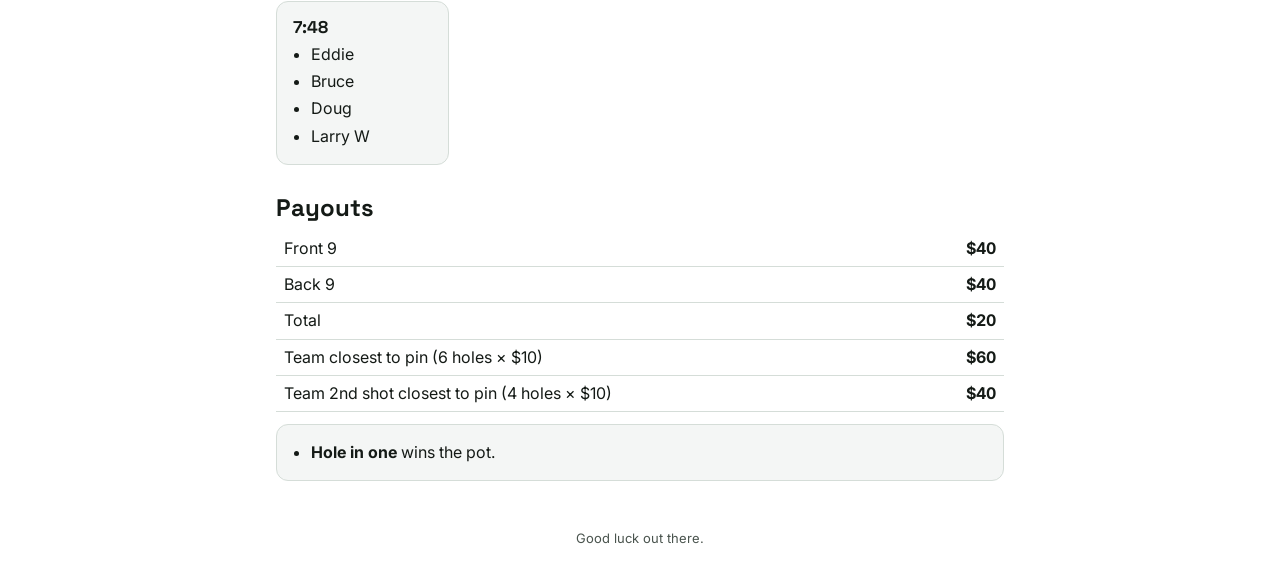
<file: games/2026-11-16.html>
<!doctype html>
<html lang="en">
<head>
<meta charset="utf-8">
<meta name="viewport" content="width=device-width, initial-scale=1">
<title>Monday, Nov 16 · It's Not Rocket Science (It's Harder)</title>
<link rel="preconnect" href="https://fonts.googleapis.com">
<link rel="preconnect" href="https://fonts.gstatic.com" crossorigin>
<link href="https://fonts.googleapis.com/css2?family=Inter:wght@400;500;600;700;800&family=Space+Grotesk:wght@500;700&display=swap" rel="stylesheet">
<link rel="stylesheet" href="../style.css">
</head>
<body>
<div class="hero"><div class="inner">
  <div class="eyebrow">Monday, November 16</div>
  <h1>Cross Creek</h1>
  <p>Executive course, par 60 · $10 entry, small bills please · Stableford</p>
</div></div>

<main>
  <section aria-labelledby="tees-h">
    <h2 id="tees-h">Tees</h2>
    <div class="nines">
      <div>
        <h3>Front 9</h3>
        <table><thead><tr><th scope="col">Hole</th><th scope="col">Par</th><th scope="col">74 &amp; under</th><th scope="col">75 &amp; over</th><th scope="col">Pin game</th></tr></thead>
          <tbody id="front"></tbody></table>
      </div>
      <div>
        <h3>Back 9</h3>
        <table><thead><tr><th scope="col">Hole</th><th scope="col">Par</th><th scope="col">74 &amp; under</th><th scope="col">75 &amp; over</th><th scope="col">Pin game</th></tr></thead>
          <tbody id="back"></tbody></table>
      </div>
    </div>
    <div class="legend">
      <span>Tee boxes run from 1 (longest) to 4 (shortest). Dark = the longer of your two tees.</span>
      <span>74 &amp; under: <span class="tee long">2</span> on the even holes (2, 4, 6 … 18) · <span class="tee short">3</span> on the odd holes (1, 3, 5 … 17)</span>
      <span>75 &amp; over: <span class="tee long">3</span> on every hole</span>
    </div>
  </section>

  <section aria-labelledby="pts-h">
    <h2 id="pts-h">Stableford scoring</h2>
    <p class="lead">Must take 3 scores per hole. You are trying to get the most points.</p>
    <div class="points" style="grid-template-columns: repeat(3, minmax(0, 1fr));">
      <div><b>3</b><span>Birdie</span></div>
      <div class="par"><b>2</b><span>Par</span></div>
      <div><b>1</b><span>Bogey</span></div>
    </div>
  </section>

  <section aria-labelledby="fmt-h">
    <h2 id="fmt-h">Pin games and extras</h2>
    <div class="grid2">
      <div class="card">
        <h3><span class="tag ctp">CTP</span> Team closest to pin</h3>
        <p>Holes 3, 6, 8, 11, 12 and 14. $10 each ($60 total). Must make the putt in regulation to count.</p>
      </div>
      <div class="card">
        <h3><span class="tag nd">2ND</span> Team 2nd shot closest to pin</h3>
        <p>Holes 7, 9, 10 and 18. $10 each ($40 total). Must make the putt in regulation to count.</p>
      </div>
      <div class="card">
        <h3>Breakfast ball</h3>
        <p>One, for the first tee only. If you use it, you must play it.</p>
      </div>
      <div class="card">
        <h3>Mulligan</h3>
        <p>One, usable anywhere, even for closest to pin.</p>
      </div>
    </div>
  </section>

  <section aria-labelledby="times-h">
    <h2 id="times-h">Tee times</h2>
    <div class="groups">
      <div class="card"><h3>7:12</h3><ul><li>Gil</li><li>Mark</li><li>Claude</li><li>Gordy</li></ul></div>
      <div class="card"><h3>7:21</h3><ul><li>Tim C</li><li>Jim N</li><li>Larry C</li><li>Willie</li></ul></div>
      <div class="card"><h3>7:30</h3><ul><li>Ed W</li><li>Les</li><li>Tim M</li><li>Chico</li></ul></div>
      <div class="card"><h3>7:39</h3><ul><li>Joe</li><li>Pap</li><li>Ed I</li><li>John A</li></ul></div>
      <div class="card"><h3>7:48</h3><ul><li>Eddie</li><li>Bruce</li><li>Doug</li><li>Larry W</li></ul></div>
    </div>
  </section>

  <section aria-labelledby="money-h">
    <h2 id="money-h">Payouts</h2>
    <table class="money">
      <tbody>
        <tr><td>Front 9</td><td>$40</td></tr>
        <tr><td>Back 9</td><td>$40</td></tr>
        <tr><td>Total</td><td>$20</td></tr>
        <tr><td>Team closest to pin (6 holes × $10)</td><td>$60</td></tr>
        <tr><td>Team 2nd shot closest to pin (4 holes × $10)</td><td>$40</td></tr>
      </tbody>
    </table>
    <div class="card" style="margin-top:12px">
      <ul>
        <li><strong>Hole in one</strong> wins the pot.</li>
      </ul>
    </div>
  </section>
</main>

<footer>Good luck out there.</footer>

<script src="../courses.js"></script>
<script src="../games.js"></script>
<script src="../site.js"></script>
<script>
  var PAR = window.COURSES["Cross Creek"].par;
  var GAME_TAGS = {3: "CTP", 6: "CTP", 8: "CTP", 11: "CTP", 12: "CTP", 14: "CTP", 7: "2ND", 9: "2ND", 10: "2ND", 18: "2ND"};
  function tee(n, longTee) {
    return '<span class="tee ' + (longTee ? "long" : "short") + '">' + n + '</span>';
  }
  function rows(from, to) {
    var html = "";
    for (var h = from; h <= to; h++) {
      var even = h % 2 === 0, g = GAME_TAGS[h];
      var tag = g ? '<span class="tag ' + (g === "CTP" ? "ctp" : "nd") + '">' + g + '</span>' : '';
      // 74 & under: 2s (longer) on even holes, 3s on odd holes. 75 & over: 3s throughout.
      html += '<tr><td class="hole">' + h + '</td><td class="par">' + PAR[h - 1] + '</td><td>' + tee(even ? 2 : 3, even) + '</td><td>' + tee(3, true) + '</td><td>' + tag + '</td></tr>';
    }
    return html;
  }
  document.getElementById("front").innerHTML = rows(1, 9);
  document.getElementById("back").innerHTML = rows(10, 18);
</script>
</body>
</html>
</file>
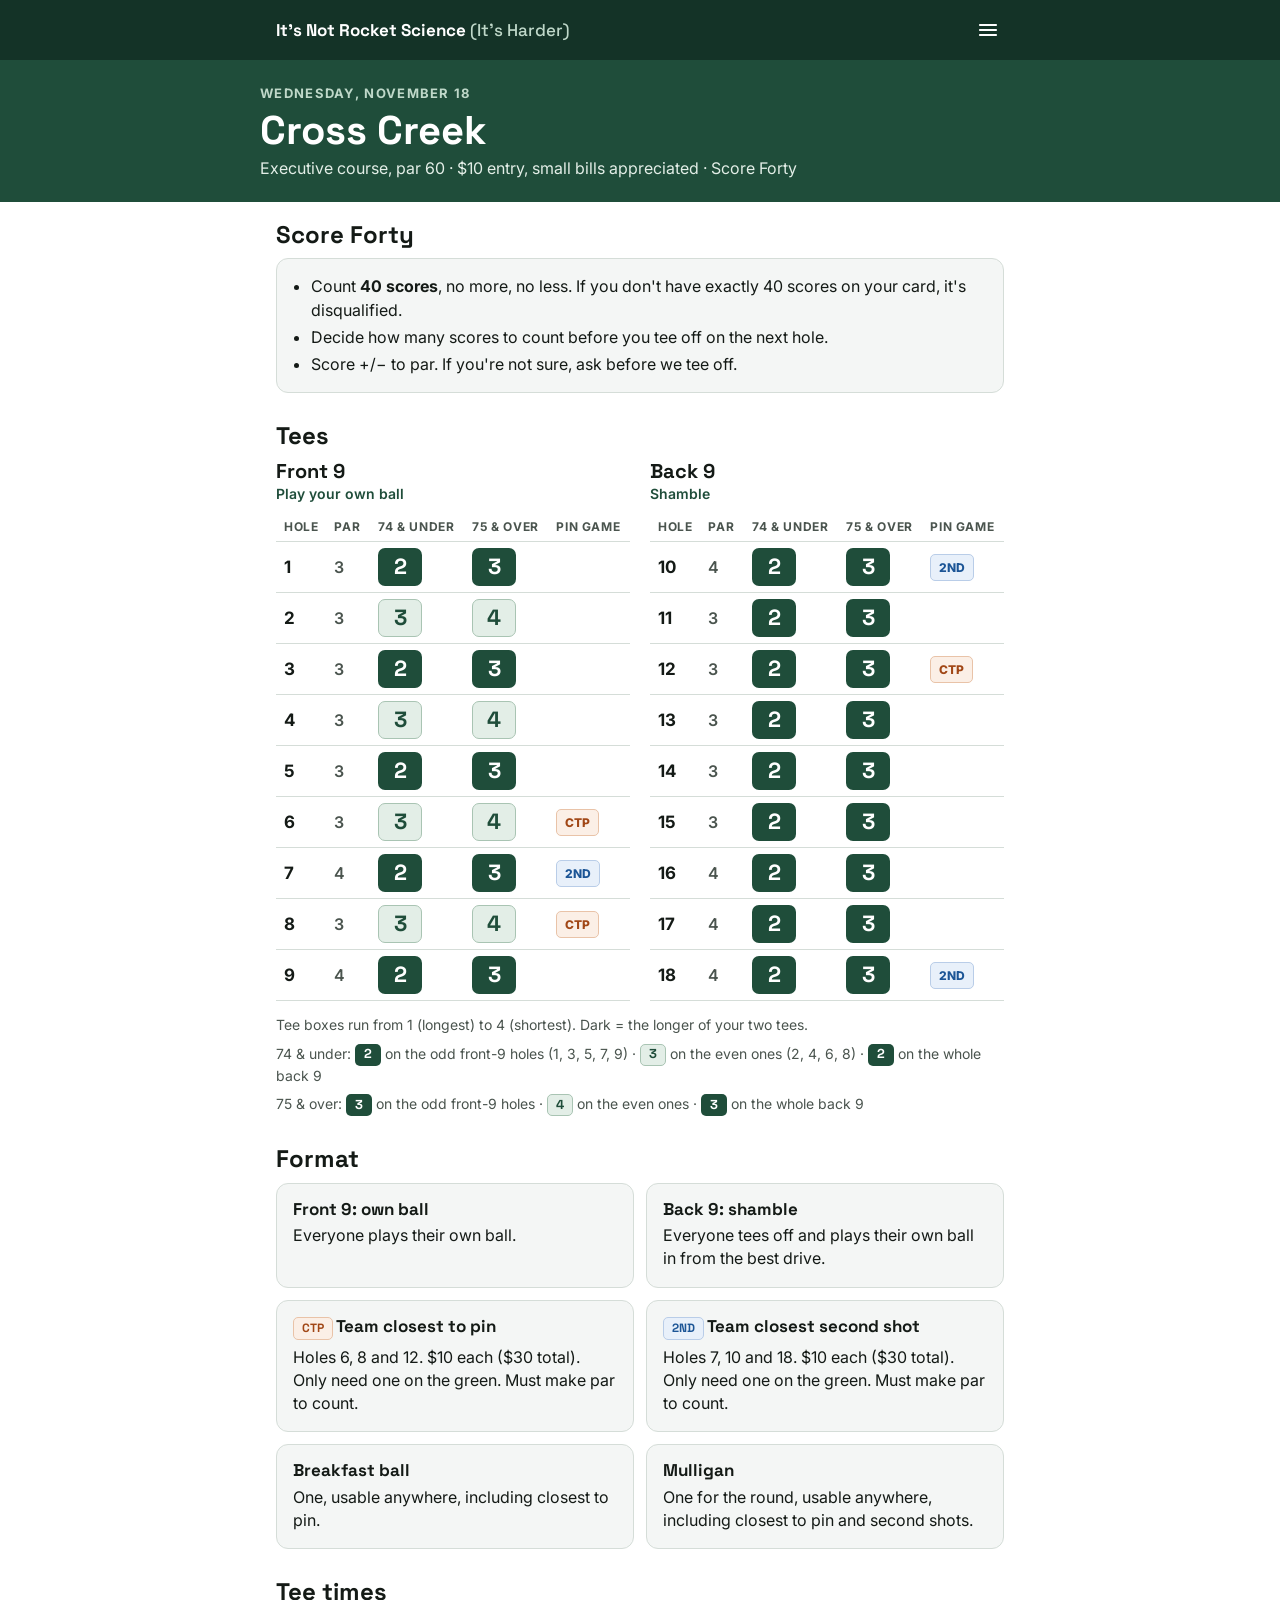
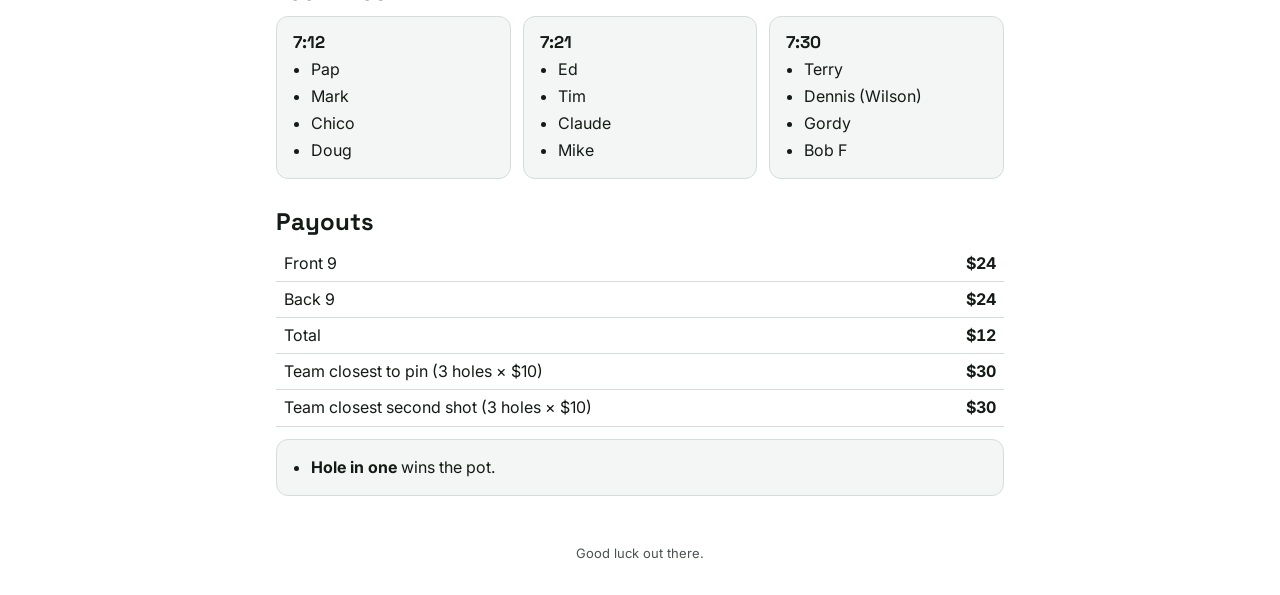
<file: games/2026-11-18.html>
<!doctype html>
<html lang="en">
<head>
<meta charset="utf-8">
<meta name="viewport" content="width=device-width, initial-scale=1">
<title>Wednesday, Nov 18 · It's Not Rocket Science (It's Harder)</title>
<link rel="preconnect" href="https://fonts.googleapis.com">
<link rel="preconnect" href="https://fonts.gstatic.com" crossorigin>
<link href="https://fonts.googleapis.com/css2?family=Inter:wght@400;500;600;700;800&family=Space+Grotesk:wght@500;700&display=swap" rel="stylesheet">
<link rel="stylesheet" href="../style.css">
</head>
<body>
<div class="hero"><div class="inner">
  <div class="eyebrow">Wednesday, November 18</div>
  <h1>Cross Creek</h1>
  <p>Executive course, par 60 · $10 entry, small bills appreciated · Score Forty</p>
</div></div>

<main>
  <section aria-labelledby="game-h">
    <h2 id="game-h">Score Forty</h2>
    <div class="card">
      <ul>
        <li>Count <strong>40 scores</strong>, no more, no less. If you don't have exactly 40 scores on your card, it's disqualified.</li>
        <li>Decide how many scores to count before you tee off on the next hole.</li>
        <li>Score +/− to par. If you're not sure, ask before we tee off.</li>
      </ul>
    </div>
  </section>

  <section aria-labelledby="tees-h">
    <h2 id="tees-h">Tees</h2>
    <div class="nines">
      <div>
        <h3>Front 9</h3>
        <p class="sub">Play your own ball</p>
        <table><thead><tr><th scope="col">Hole</th><th scope="col">Par</th><th scope="col">74 &amp; under</th><th scope="col">75 &amp; over</th><th scope="col">Pin game</th></tr></thead>
          <tbody id="front"></tbody></table>
      </div>
      <div>
        <h3>Back 9</h3>
        <p class="sub">Shamble</p>
        <table><thead><tr><th scope="col">Hole</th><th scope="col">Par</th><th scope="col">74 &amp; under</th><th scope="col">75 &amp; over</th><th scope="col">Pin game</th></tr></thead>
          <tbody id="back"></tbody></table>
      </div>
    </div>
    <div class="legend">
      <span>Tee boxes run from 1 (longest) to 4 (shortest). Dark = the longer of your two tees.</span>
      <span>74 &amp; under: <span class="tee long">2</span> on the odd front-9 holes (1, 3, 5, 7, 9) · <span class="tee short">3</span> on the even ones (2, 4, 6, 8) · <span class="tee long">2</span> on the whole back 9</span>
      <span>75 &amp; over: <span class="tee long">3</span> on the odd front-9 holes · <span class="tee short">4</span> on the even ones · <span class="tee long">3</span> on the whole back 9</span>
    </div>
  </section>

  <section aria-labelledby="fmt-h">
    <h2 id="fmt-h">Format</h2>
    <div class="grid2">
      <div class="card">
        <h3>Front 9: own ball</h3>
        <p>Everyone plays their own ball.</p>
      </div>
      <div class="card">
        <h3>Back 9: shamble</h3>
        <p>Everyone tees off and plays their own ball in from the best drive.</p>
      </div>
      <div class="card">
        <h3><span class="tag ctp">CTP</span> Team closest to pin</h3>
        <p>Holes 6, 8 and 12. $10 each ($30 total). Only need one on the green. Must make par to count.</p>
      </div>
      <div class="card">
        <h3><span class="tag nd">2ND</span> Team closest second shot</h3>
        <p>Holes 7, 10 and 18. $10 each ($30 total). Only need one on the green. Must make par to count.</p>
      </div>
      <div class="card">
        <h3>Breakfast ball</h3>
        <p>One, usable anywhere, including closest to pin.</p>
      </div>
      <div class="card">
        <h3>Mulligan</h3>
        <p>One for the round, usable anywhere, including closest to pin and second shots.</p>
      </div>
    </div>
  </section>

  <section aria-labelledby="times-h">
    <h2 id="times-h">Tee times</h2>
    <div class="groups">
      <div class="card"><h3>7:12</h3><ul><li>Pap</li><li>Mark</li><li>Chico</li><li>Doug</li></ul></div>
      <div class="card"><h3>7:21</h3><ul><li>Ed</li><li>Tim</li><li>Claude</li><li>Mike</li></ul></div>
      <div class="card"><h3>7:30</h3><ul><li>Terry</li><li>Dennis (Wilson)</li><li>Gordy</li><li>Bob F</li></ul></div>
    </div>
  </section>

  <section aria-labelledby="money-h">
    <h2 id="money-h">Payouts</h2>
    <table class="money">
      <tbody>
        <tr><td>Front 9</td><td>$24</td></tr>
        <tr><td>Back 9</td><td>$24</td></tr>
        <tr><td>Total</td><td>$12</td></tr>
        <tr><td>Team closest to pin (3 holes × $10)</td><td>$30</td></tr>
        <tr><td>Team closest second shot (3 holes × $10)</td><td>$30</td></tr>
      </tbody>
    </table>
    <div class="card" style="margin-top:12px">
      <ul>
        <li><strong>Hole in one</strong> wins the pot.</li>
      </ul>
    </div>
  </section>
</main>

<footer>Good luck out there.</footer>

<script src="../courses.js"></script>
<script src="../games.js"></script>
<script src="../site.js"></script>
<script>
  var PAR = window.COURSES["Cross Creek"].par;
  var GAME_TAGS = {6: "CTP", 8: "CTP", 12: "CTP", 7: "2ND", 10: "2ND", 18: "2ND"};
  var UNDER = {long: 2, short: 3}, OVER = {long: 3, short: 4};
  // Front 9: odd holes on the longer tee, even holes on the shorter one. Back 9: the longer tee throughout.
  function isLong(h) { return h > 9 || h % 2 === 1; }
  function tee(t, longTee) {
    return '<span class="tee ' + (longTee ? "long" : "short") + '">' + (longTee ? t.long : t.short) + '</span>';
  }
  function rows(from, to) {
    var html = "";
    for (var h = from; h <= to; h++) {
      var g = GAME_TAGS[h];
      var tag = g ? '<span class="tag ' + (g === "CTP" ? "ctp" : "nd") + '">' + g + '</span>' : '';
      html += '<tr><td class="hole">' + h + '</td><td class="par">' + PAR[h - 1] + '</td><td>' + tee(UNDER, isLong(h)) + '</td><td>' + tee(OVER, isLong(h)) + '</td><td>' + tag + '</td></tr>';
    }
    return html;
  }
  document.getElementById("front").innerHTML = rows(1, 9);
  document.getElementById("back").innerHTML = rows(10, 18);
</script>
</body>
</html>
</file>
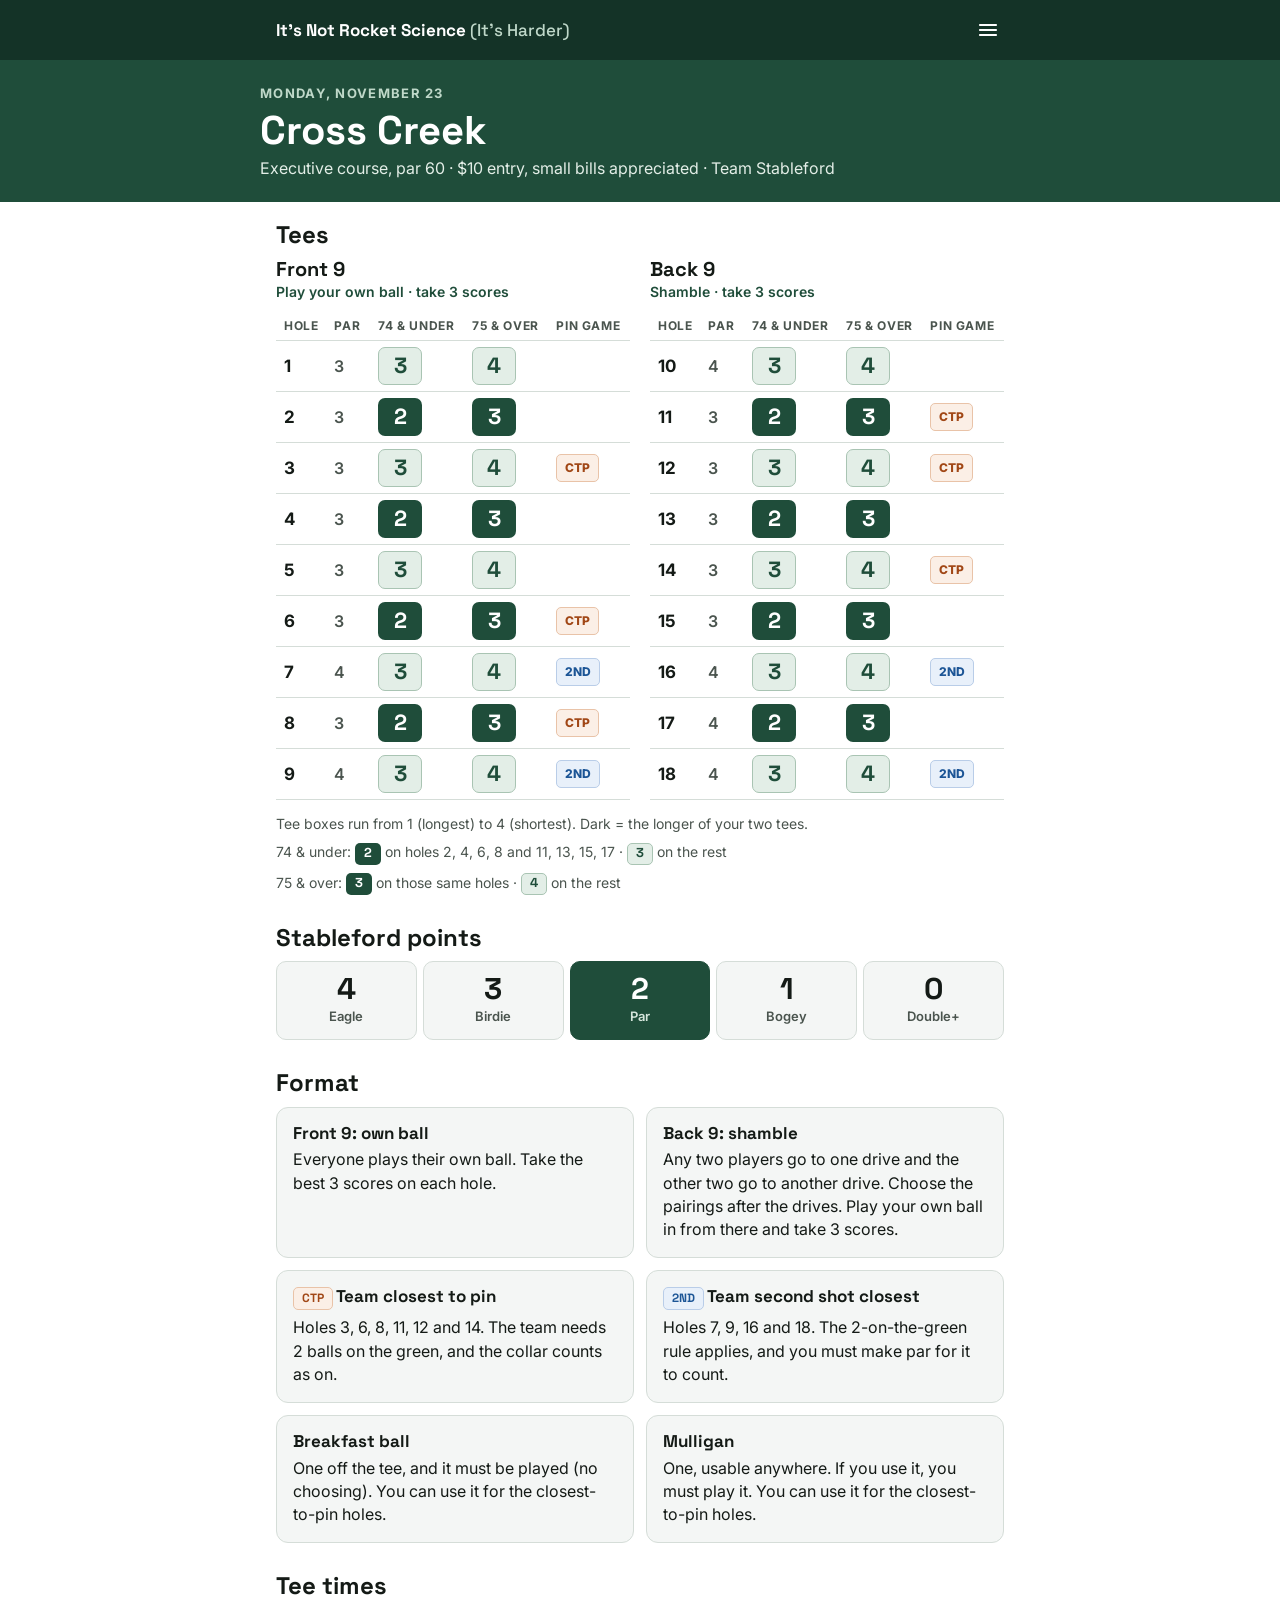
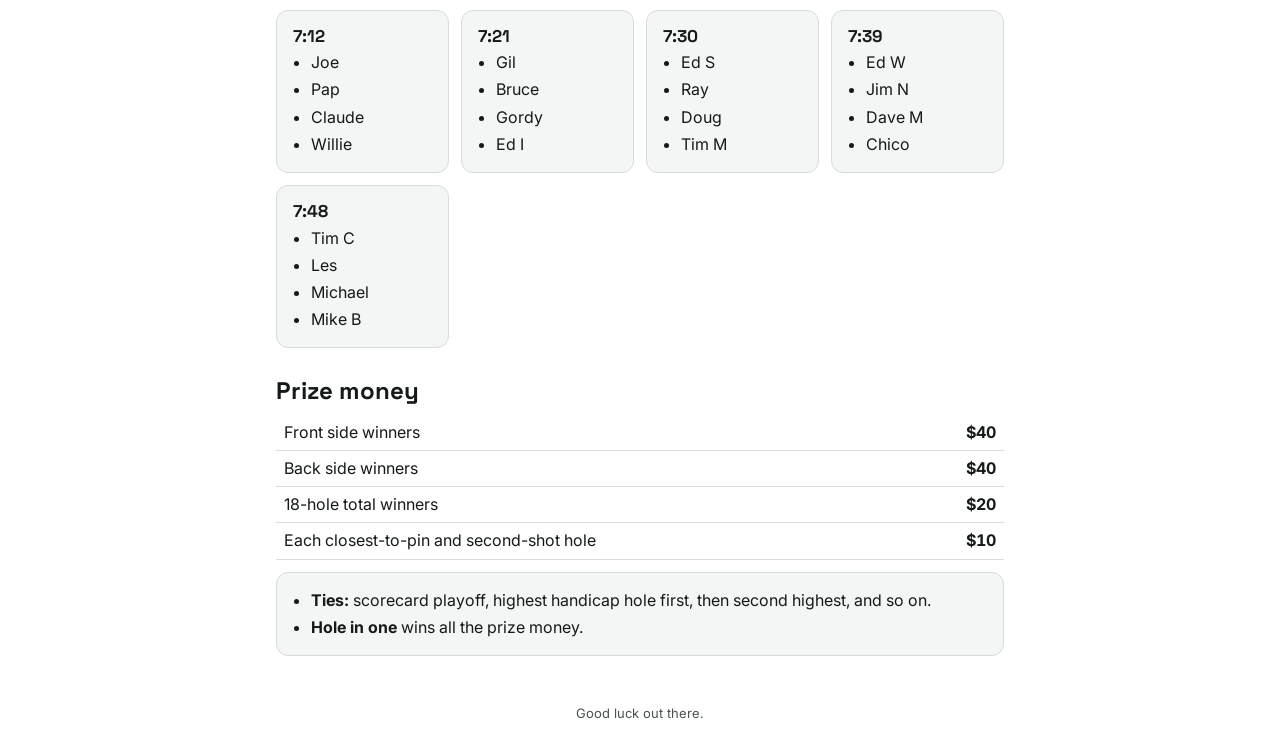
<file: games/2026-11-23.html>
<!doctype html>
<html lang="en">
<head>
<meta charset="utf-8">
<meta name="viewport" content="width=device-width, initial-scale=1">
<title>Monday, Nov 23 · It's Not Rocket Science (It's Harder)</title>
<link rel="preconnect" href="https://fonts.googleapis.com">
<link rel="preconnect" href="https://fonts.gstatic.com" crossorigin>
<link href="https://fonts.googleapis.com/css2?family=Inter:wght@400;500;600;700;800&family=Space+Grotesk:wght@500;700&display=swap" rel="stylesheet">
<link rel="stylesheet" href="../style.css">
</head>
<body>
<div class="hero"><div class="inner">
  <div class="eyebrow">Monday, November 23</div>
  <h1>Cross Creek</h1>
  <p>Executive course, par 60 · $10 entry, small bills appreciated · Team Stableford</p>
</div></div>

<main>
  <section aria-labelledby="tees-h">
    <h2 id="tees-h">Tees</h2>
    <div class="nines">
      <div>
        <h3>Front 9</h3>
        <p class="sub">Play your own ball · take 3 scores</p>
        <table><thead><tr><th scope="col">Hole</th><th scope="col">Par</th><th scope="col">74 &amp; under</th><th scope="col">75 &amp; over</th><th scope="col">Pin game</th></tr></thead>
          <tbody id="front"></tbody></table>
      </div>
      <div>
        <h3>Back 9</h3>
        <p class="sub">Shamble · take 3 scores</p>
        <table><thead><tr><th scope="col">Hole</th><th scope="col">Par</th><th scope="col">74 &amp; under</th><th scope="col">75 &amp; over</th><th scope="col">Pin game</th></tr></thead>
          <tbody id="back"></tbody></table>
      </div>
    </div>
    <div class="legend">
      <span>Tee boxes run from 1 (longest) to 4 (shortest). Dark = the longer of your two tees.</span>
      <span>74 &amp; under: <span class="tee long">2</span> on holes 2, 4, 6, 8 and 11, 13, 15, 17 · <span class="tee short">3</span> on the rest</span>
      <span>75 &amp; over: <span class="tee long">3</span> on those same holes · <span class="tee short">4</span> on the rest</span>
    </div>
  </section>

  <section aria-labelledby="pts-h">
    <h2 id="pts-h">Stableford points</h2>
    <div class="points">
      <div><b>4</b><span>Eagle</span></div>
      <div><b>3</b><span>Birdie</span></div>
      <div class="par"><b>2</b><span>Par</span></div>
      <div><b>1</b><span>Bogey</span></div>
      <div><b>0</b><span>Double+</span></div>
    </div>
  </section>

  <section aria-labelledby="fmt-h">
    <h2 id="fmt-h">Format</h2>
    <div class="grid2">
      <div class="card">
        <h3>Front 9: own ball</h3>
        <p>Everyone plays their own ball. Take the best 3 scores on each hole.</p>
      </div>
      <div class="card">
        <h3>Back 9: shamble</h3>
        <p>Any two players go to one drive and the other two go to another drive. Choose the pairings after the drives. Play your own ball in from there and take 3 scores.</p>
      </div>
      <div class="card">
        <h3><span class="tag ctp">CTP</span> Team closest to pin</h3>
        <p>Holes 3, 6, 8, 11, 12 and 14. The team needs 2 balls on the green, and the collar counts as on.</p>
      </div>
      <div class="card">
        <h3><span class="tag nd">2ND</span> Team second shot closest</h3>
        <p>Holes 7, 9, 16 and 18. The 2-on-the-green rule applies, and you must make par for it to count.</p>
      </div>
      <div class="card">
        <h3>Breakfast ball</h3>
        <p>One off the tee, and it must be played (no choosing). You can use it for the closest-to-pin holes.</p>
      </div>
      <div class="card">
        <h3>Mulligan</h3>
        <p>One, usable anywhere. If you use it, you must play it. You can use it for the closest-to-pin holes.</p>
      </div>
    </div>
  </section>

  <section aria-labelledby="times-h">
    <h2 id="times-h">Tee times</h2>
    <div class="groups">
      <div class="card"><h3>7:12</h3><ul><li>Joe</li><li>Pap</li><li>Claude</li><li>Willie</li></ul></div>
      <div class="card"><h3>7:21</h3><ul><li>Gil</li><li>Bruce</li><li>Gordy</li><li>Ed I</li></ul></div>
      <div class="card"><h3>7:30</h3><ul><li>Ed S</li><li>Ray</li><li>Doug</li><li>Tim M</li></ul></div>
      <div class="card"><h3>7:39</h3><ul><li>Ed W</li><li>Jim N</li><li>Dave M</li><li>Chico</li></ul></div>
      <div class="card"><h3>7:48</h3><ul><li>Tim C</li><li>Les</li><li>Michael</li><li>Mike B</li></ul></div>
    </div>
  </section>

  <section aria-labelledby="money-h">
    <h2 id="money-h">Prize money</h2>
    <table class="money">
      <tbody>
        <tr><td>Front side winners</td><td>$40</td></tr>
        <tr><td>Back side winners</td><td>$40</td></tr>
        <tr><td>18-hole total winners</td><td>$20</td></tr>
        <tr><td>Each closest-to-pin and second-shot hole</td><td>$10</td></tr>
      </tbody>
    </table>
    <div class="card" style="margin-top:12px">
      <ul>
        <li><strong>Ties:</strong> scorecard playoff, highest handicap hole first, then second highest, and so on.</li>
        <li><strong>Hole in one</strong> wins all the prize money.</li>
      </ul>
    </div>
  </section>
</main>

<footer>Good luck out there.</footer>

<script src="../courses.js"></script>
<script src="../games.js"></script>
<script src="../site.js"></script>
<script>
  var PAR = window.COURSES["Cross Creek"].par;
  // Holes where each group plays its longer tee (lower number = longer).
  var LONG = [2,4,6,8,11,13,15,17];
  var GAME_TAGS = {3:"CTP",6:"CTP",8:"CTP",11:"CTP",12:"CTP",14:"CTP",7:"2ND",9:"2ND",16:"2ND",18:"2ND"};
  var UNDER = {long: 2, short: 3}, OVER = {long: 3, short: 4};
  function tee(t, isLong) {
    return '<span class="tee ' + (isLong ? "long" : "short") + '">' + (isLong ? t.long : t.short) + '</span>';
  }
  function rows(from, to) {
    var html = "";
    for (var h = from; h <= to; h++) {
      var isLong = LONG.indexOf(h) !== -1, g = GAME_TAGS[h];
      var tag = g ? '<span class="tag ' + (g === "CTP" ? "ctp" : "nd") + '">' + g + '</span>' : '';
      html += '<tr><td class="hole">' + h + '</td><td class="par">' + PAR[h - 1] + '</td><td>' + tee(UNDER, isLong) + '</td><td>' + tee(OVER, isLong) + '</td><td>' + tag + '</td></tr>';
    }
    return html;
  }
  document.getElementById("front").innerHTML = rows(1, 9);
  document.getElementById("back").innerHTML = rows(10, 18);
</script>
</body>
</html>
</file>
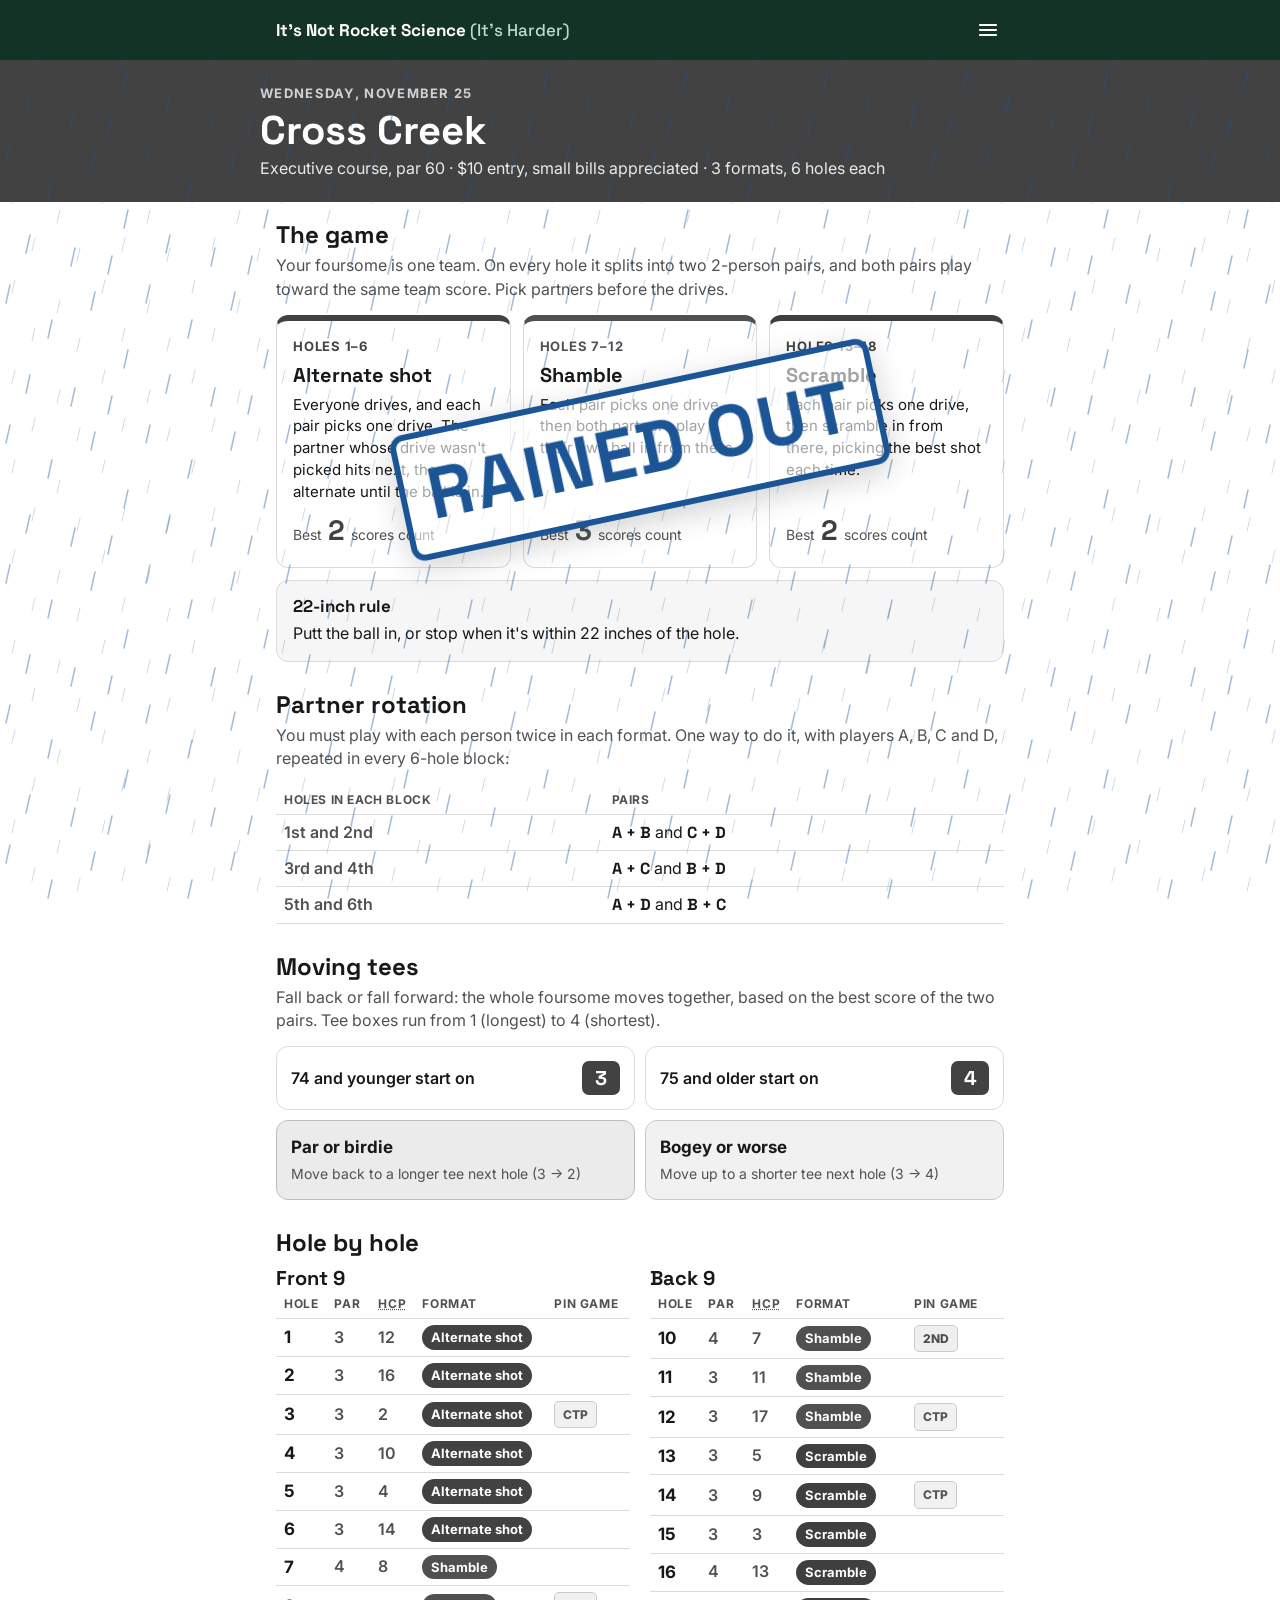
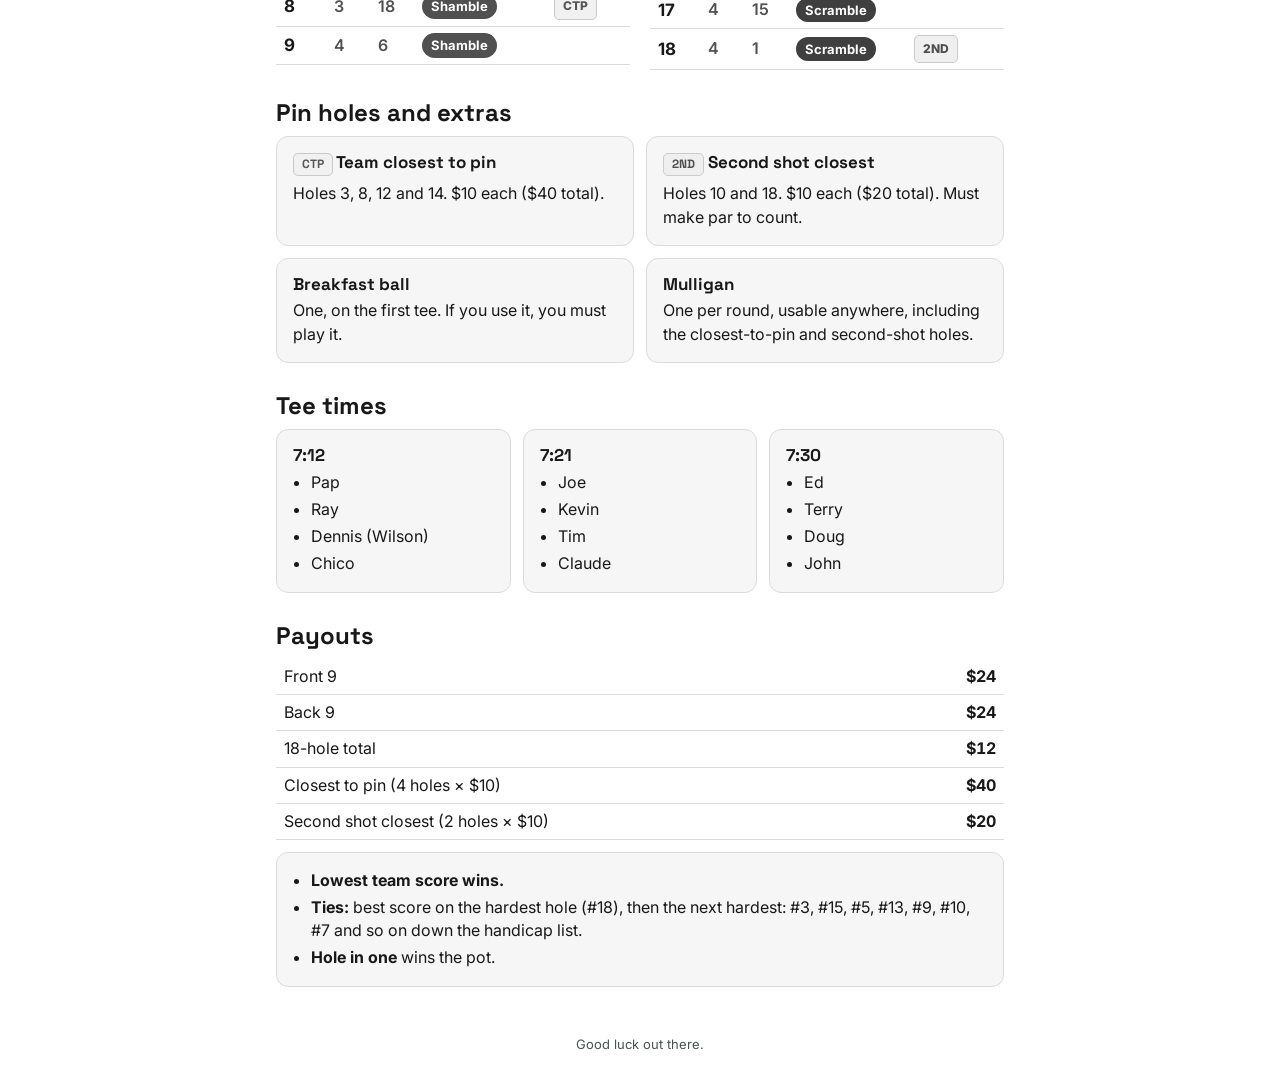
<file: games/2026-11-25.html>
<!doctype html>
<html lang="en">
<head>
<meta charset="utf-8">
<meta name="viewport" content="width=device-width, initial-scale=1">
<title>Wednesday, Nov 25 · It's Not Rocket Science (It's Harder)</title>
<link rel="preconnect" href="https://fonts.googleapis.com">
<link rel="preconnect" href="https://fonts.gstatic.com" crossorigin>
<link href="https://fonts.googleapis.com/css2?family=Inter:wght@400;500;600;700;800&family=Space+Grotesk:wght@500;700&display=swap" rel="stylesheet">
<link rel="stylesheet" href="../style.css">
</head>
<body class="rained-out">
<div class="hero"><div class="inner">
  <div class="eyebrow">Wednesday, November 25</div>
  <h1>Cross Creek</h1>
  <p>Executive course, par 60 · $10 entry, small bills appreciated · 3 formats, 6 holes each</p>
</div></div>
<p class="rainout-stamp" role="note">Rained out</p>

<main>
  <section aria-labelledby="fmt-h">
    <h2 id="fmt-h">The game</h2>
    <p class="lead">Your foursome is one team. On every hole it splits into two 2-person pairs, and both pairs play toward the same team score. Pick partners before the drives.</p>
    <div class="formats">
      <div class="fmt" style="--c: var(--alt)">
        <span class="holes">Holes 1–6</span>
        <h3>Alternate shot</h3>
        <p>Everyone drives, and each pair picks one drive. The partner whose drive wasn't picked hits next, then alternate until the ball is in.</p>
        <span class="take">Best <b>2</b> scores count</span>
      </div>
      <div class="fmt" style="--c: var(--sham)">
        <span class="holes">Holes 7–12</span>
        <h3>Shamble</h3>
        <p>Each pair picks one drive, then both partners play their own ball in from there.</p>
        <span class="take">Best <b>3</b> scores count</span>
      </div>
      <div class="fmt" style="--c: var(--scr)">
        <span class="holes">Holes 13–18</span>
        <h3>Scramble</h3>
        <p>Each pair picks one drive, then scramble in from there, picking the best shot each time.</p>
        <span class="take">Best <b>2</b> scores count</span>
      </div>
    </div>
    <div class="card" style="margin-top:12px">
      <h3>22-inch rule</h3>
      <p>Putt the ball in, or stop when it's within 22 inches of the hole.</p>
    </div>
  </section>

  <section aria-labelledby="pair-h">
    <h2 id="pair-h">Partner rotation</h2>
    <p class="lead">You must play with each person twice in each format. One way to do it, with players A, B, C and D, repeated in every 6-hole block:</p>
    <table class="pairs">
      <thead><tr><th scope="col">Holes in each block</th><th scope="col">Pairs</th></tr></thead>
      <tbody>
        <tr><td>1st and 2nd</td><td><b>A + B</b> and <b>C + D</b></td></tr>
        <tr><td>3rd and 4th</td><td><b>A + C</b> and <b>B + D</b></td></tr>
        <tr><td>5th and 6th</td><td><b>A + D</b> and <b>B + C</b></td></tr>
      </tbody>
    </table>
  </section>

  <section aria-labelledby="tee-h">
    <h2 id="tee-h">Moving tees</h2>
    <p class="lead">Fall back or fall forward: the whole foursome moves together, based on the best score of the two pairs. Tee boxes run from 1 (longest) to 4 (shortest).</p>
    <div class="start">
      <div>74 and younger start on <span class="tee-badge">3</span></div>
      <div>75 and older start on <span class="tee-badge">4</span></div>
    </div>
    <div class="moves">
      <div class="back"><b>Par or birdie</b><span>Move back to a longer tee next hole (3 → 2)</span></div>
      <div class="fwd"><b>Bogey or worse</b><span>Move up to a shorter tee next hole (3 → 4)</span></div>
    </div>
  </section>

  <section aria-labelledby="holes-h">
    <h2 id="holes-h">Hole by hole</h2>
    <div class="nines">
      <div>
        <h3>Front 9</h3>
        <table><thead><tr><th scope="col">Hole</th><th scope="col">Par</th><th scope="col"><abbr title="Handicap (1 = hardest)">Hcp</abbr></th><th scope="col">Format</th><th scope="col">Pin game</th></tr></thead>
          <tbody id="front"></tbody></table>
      </div>
      <div>
        <h3>Back 9</h3>
        <table><thead><tr><th scope="col">Hole</th><th scope="col">Par</th><th scope="col"><abbr title="Handicap (1 = hardest)">Hcp</abbr></th><th scope="col">Format</th><th scope="col">Pin game</th></tr></thead>
          <tbody id="back"></tbody></table>
      </div>
    </div>
  </section>

  <section aria-labelledby="pin-h">
    <h2 id="pin-h">Pin holes and extras</h2>
    <div class="grid2">
      <div class="card">
        <h3><span class="tag ctp">CTP</span> Team closest to pin</h3>
        <p>Holes 3, 8, 12 and 14. $10 each ($40 total).</p>
      </div>
      <div class="card">
        <h3><span class="tag nd">2ND</span> Second shot closest</h3>
        <p>Holes 10 and 18. $10 each ($20 total). Must make par to count.</p>
      </div>
      <div class="card">
        <h3>Breakfast ball</h3>
        <p>One, on the first tee. If you use it, you must play it.</p>
      </div>
      <div class="card">
        <h3>Mulligan</h3>
        <p>One per round, usable anywhere, including the closest-to-pin and second-shot holes.</p>
      </div>
    </div>
  </section>

  <section aria-labelledby="times-h">
    <h2 id="times-h">Tee times</h2>
    <div class="groups">
      <div class="card"><h3>7:12</h3><ul><li>Pap</li><li>Ray</li><li>Dennis (Wilson)</li><li>Chico</li></ul></div>
      <div class="card"><h3>7:21</h3><ul><li>Joe</li><li>Kevin</li><li>Tim</li><li>Claude</li></ul></div>
      <div class="card"><h3>7:30</h3><ul><li>Ed</li><li>Terry</li><li>Doug</li><li>John</li></ul></div>
    </div>
  </section>

  <section aria-labelledby="money-h">
    <h2 id="money-h">Payouts</h2>
    <table class="money">
      <tbody>
        <tr><td>Front 9</td><td>$24</td></tr>
        <tr><td>Back 9</td><td>$24</td></tr>
        <tr><td>18-hole total</td><td>$12</td></tr>
        <tr><td>Closest to pin (4 holes × $10)</td><td>$40</td></tr>
        <tr><td>Second shot closest (2 holes × $10)</td><td>$20</td></tr>
      </tbody>
    </table>
    <div class="card" style="margin-top:12px">
      <ul>
        <li><strong>Lowest team score wins.</strong></li>
        <li><strong>Ties:</strong> best score on the hardest hole (#18), then the next hardest: #3, #15, #5, #13, #9, #10, #7 and so on down the handicap list.</li>
        <li><strong>Hole in one</strong> wins the pot.</li>
      </ul>
    </div>
  </section>
</main>

<footer>Good luck out there.</footer>

<script src="../courses.js"></script>
<script src="../games.js"></script>
<script src="../site.js"></script>
<script>
  var PAR = window.COURSES["Cross Creek"].par;
  var HCP = window.COURSES["Cross Creek"].hcp;
  var GAME_TAGS = {3: "CTP", 8: "CTP", 12: "CTP", 14: "CTP", 10: "2ND", 18: "2ND"};
  function format(h) {
    if (h <= 6)  return '<span class="fpill alt">Alternate shot</span>';
    if (h <= 12) return '<span class="fpill sham">Shamble</span>';
    return '<span class="fpill scr">Scramble</span>';
  }
  function rows(from, to) {
    var html = "";
    for (var h = from; h <= to; h++) {
      var g = GAME_TAGS[h];
      var tag = g ? '<span class="tag ' + (g === "CTP" ? "ctp" : "nd") + '">' + g + '</span>' : '';
      html += '<tr><td class="hole">' + h + '</td><td class="par">' + PAR[h - 1] + '</td><td class="hcp">' + HCP[h - 1] + '</td><td>' + format(h) + '</td><td>' + tag + '</td></tr>';
    }
    return html;
  }
  document.getElementById("front").innerHTML = rows(1, 9);
  document.getElementById("back").innerHTML = rows(10, 18);
</script>
</body>
</html>
</file>
<file: style.css>
:root {
  --green: #1F4D3A; --green-dark: #143327; --pale: #E3EEE7; --pale-line: #A9C4B3;
  --ink: #141A16; --muted: #4A544E; --line: #D5DDD8; --soft: #F4F6F5;
  --ctp-bg: #FBEFE6; --ctp: #A14716; --ctp-line: #E9C3A8;
  --nd-bg: #E8F0FA; --nd: #1C5596; --nd-line: #B9CDE8;
  --alt: #1F4D3A; --sham: #6B4E16; --scr: #3E3A78;
}
* { box-sizing: border-box; }
body { margin: 0; font-family: Inter, system-ui, sans-serif; color: var(--ink); background: #fff; line-height: 1.45; }
h1, h2, h3 { font-family: "Space Grotesk", Inter, sans-serif; line-height: 1.1; margin: 0; }
a { color: var(--green); }

/* ---------- Site bar + archive menu ---------- */
.site-bar { position: sticky; top: 0; z-index: 20; background: var(--green-dark); color: #fff; }
.site-bar > .inner { max-width: 760px; margin: 0 auto; padding: 6px 8px 6px 16px; display: flex; align-items: center; justify-content: space-between; gap: 12px; }
.site-title { font-family: "Space Grotesk", sans-serif; font-weight: 700; font-size: 17px; color: #fff; text-decoration: none; line-height: 1.2; }
.site-title span { color: #BFD8C9; font-weight: 500; }
.menu-btn { flex-shrink: 0; width: 48px; height: 48px; border: 0; border-radius: 10px; background: transparent; color: #fff; cursor: pointer; display: inline-flex; align-items: center; justify-content: center; }
.menu-btn:hover, .menu-btn[aria-expanded="true"] { background: rgba(255,255,255,.12); }
.menu-btn:focus-visible { outline: 3px solid #BFD8C9; outline-offset: 2px; }
.menu-panel { position: absolute; left: 0; right: 0; top: 100%; background: #fff; color: var(--ink); border-bottom: 1px solid var(--line); box-shadow: 0 12px 24px rgba(0,0,0,.12); }
.menu-panel[hidden] { display: none; }
.menu-panel .inner { max-width: 760px; margin: 0 auto; padding: 14px 16px 18px; }
.menu-panel h2 { font-size: 13px; font-family: Inter, sans-serif; font-weight: 700; letter-spacing: .08em; text-transform: uppercase; color: var(--muted); margin-bottom: 8px; }
.menu-panel ul { list-style: none; margin: 0; padding: 0; }
.menu-panel li + li { border-top: 1px solid var(--line); }
.menu-panel a { display: flex; justify-content: space-between; align-items: center; gap: 12px; padding: 12px 8px; text-decoration: none; color: var(--ink); border-radius: 8px; min-height: 48px; }
.menu-panel a:hover { background: var(--soft); }
.menu-panel a[aria-current="page"] { background: var(--pale); }
.menu-panel .g-date { font-weight: 700; display: block; }
.menu-panel .g-sub { font-size: 14px; color: var(--muted); }
.menu-panel .badge { font-size: 12px; font-weight: 800; color: #fff; background: var(--green); padding: 3px 8px; border-radius: 999px; flex-shrink: 0; }

/* ---------- Game hero ---------- */
.hero { background: var(--green); color: #fff; padding: 24px 20px 22px; }
.hero .inner { max-width: 760px; margin: 0 auto; }
.hero .eyebrow { font-size: 13px; font-weight: 700; letter-spacing: .1em; text-transform: uppercase; color: #BFD8C9; }
.hero h1 { font-size: 40px; margin: 6px 0 4px; }
.hero p { margin: 0; color: #E3EEE7; font-size: 16px; }

main { max-width: 760px; margin: 0 auto; padding: 20px 16px 48px; display: flex; flex-direction: column; gap: 30px; }
section > h2 { font-size: 24px; margin-bottom: 10px; }
section > p.lead { margin: -4px 0 14px; color: var(--muted); }
footer { text-align: center; font-size: 13px; color: var(--muted); padding: 0 16px 32px; }

/* ---------- Shared pieces ---------- */
table { width: 100%; border-collapse: collapse; }
th { text-align: left; font-size: 12px; text-transform: uppercase; letter-spacing: .05em; color: var(--muted); padding: 6px 8px; border-bottom: 1px solid var(--line); }
td { padding: 6px 8px; border-bottom: 1px solid var(--line); vertical-align: middle; }
td.hole { font-weight: 700; font-size: 17px; width: 50px; }

.card { background: var(--soft); border: 1px solid var(--line); border-radius: 12px; padding: 16px; }
.card h3 { font-size: 17px; margin-bottom: 6px; }
.card p, .card ul { margin: 0; }
.card ul { padding-left: 18px; }
.card li + li { margin-top: 4px; }
.grid2 { display: grid; grid-template-columns: repeat(auto-fit, minmax(260px, 1fr)); gap: 12px; }
.groups { display: grid; grid-template-columns: repeat(auto-fit, minmax(160px, 1fr)); gap: 12px; }
.groups .role { margin: 8px 0 2px; font-size: 12px; font-weight: 700; letter-spacing: .06em; text-transform: uppercase; color: var(--muted); }
.nines { display: grid; grid-template-columns: repeat(auto-fit, minmax(300px, 1fr)); gap: 20px; }
.nines h3 { font-size: 20px; }
.nines .sub { font-size: 14px; font-weight: 600; color: var(--green); margin: 2px 0 8px; }

.tag { display: inline-block; font-size: 12px; font-weight: 800; padding: 4px 8px; border-radius: 5px; border: 1px solid; }
.tag.ctp { background: var(--ctp-bg); color: var(--ctp); border-color: var(--ctp-line); }
.tag.nd { background: var(--nd-bg); color: var(--nd); border-color: var(--nd-line); }

.tee { display: inline-flex; align-items: center; justify-content: center; width: 44px; height: 38px; border-radius: 7px; font-family: "Space Grotesk", sans-serif; font-weight: 700; font-size: 22px; }
.tee.long { background: var(--green); color: #fff; }
.tee.short { background: var(--pale); color: var(--green); border: 1px solid var(--pale-line); }
.legend { display: flex; flex-direction: column; gap: 8px; font-size: 14px; color: var(--muted); margin-top: 14px; }
.legend .tee { width: 26px; height: 22px; font-size: 13px; border-radius: 5px; vertical-align: middle; }

.points { display: grid; grid-template-columns: repeat(5, minmax(0, 1fr)); gap: 6px; }
.points div { background: var(--soft); border: 1px solid var(--line); border-radius: 10px; padding: 12px 0; text-align: center; }
.points b { display: block; font-family: "Space Grotesk", sans-serif; font-size: 30px; line-height: 1; }
.points span { font-size: 13px; font-weight: 600; color: var(--muted); }
.points .par { background: var(--green); border-color: var(--green); color: #fff; }
.points .par span { color: #D6E6DC; }

.money td:last-child { text-align: right; font-weight: 700; font-variant-numeric: tabular-nums; }

/* ---------- Multi-format games ---------- */
.formats { display: grid; grid-template-columns: repeat(auto-fit, minmax(220px, 1fr)); gap: 12px; }
.fmt { border: 1px solid var(--line); border-radius: 12px; padding: 16px; border-top: 6px solid var(--c); display: flex; flex-direction: column; gap: 8px; }
.fmt .holes { font-size: 13px; font-weight: 700; letter-spacing: .06em; text-transform: uppercase; color: var(--c); }
.fmt h3 { font-size: 20px; }
.fmt p { margin: 0; font-size: 15px; }
.fmt .take { margin-top: auto; display: inline-flex; align-items: baseline; gap: 6px; font-size: 14px; color: var(--muted); }
.fmt .take b { font-family: "Space Grotesk", sans-serif; font-size: 28px; color: var(--c); }
.fpill { display: inline-block; font-size: 13px; font-weight: 700; padding: 3px 9px; border-radius: 999px; color: #fff; }
.fpill.alt { background: var(--alt); } .fpill.sham { background: var(--sham); } .fpill.scr { background: var(--scr); }

.pairs td { font-size: 16px; }
.pairs td:first-child { font-weight: 600; color: var(--muted); width: 45%; }
.pairs b { font-family: "Space Grotesk", sans-serif; }

.tee-badge { display: inline-flex; align-items: center; justify-content: center; min-width: 38px; height: 34px; padding: 0 6px; border-radius: 7px; font-family: "Space Grotesk", sans-serif; font-weight: 700; font-size: 20px; background: var(--green); color: #fff; }
.start, .moves { display: grid; grid-template-columns: 1fr 1fr; gap: 10px; }
.start { margin-bottom: 10px; }
.start div { border: 1px solid var(--line); border-radius: 12px; padding: 14px; display: flex; align-items: center; justify-content: space-between; gap: 10px; font-weight: 600; }
.moves div { border-radius: 12px; padding: 14px; }
.moves .back { background: var(--pale); border: 1px solid var(--pale-line); }
.moves .fwd { background: var(--ctp-bg); border: 1px solid var(--ctp-line); }
.moves b { display: block; font-size: 17px; margin-bottom: 2px; }
.moves span { font-size: 14px; color: var(--muted); }
td.par, td.hcp { font-weight: 600; color: var(--muted); width: 44px; }

/* ---------- Rained out ----------
   Add class="rained-out" to <body> and put <p class="rainout-stamp" role="note">Rained out</p>
   right after the hero. Keep the stamp outside <main>: the grayscale filter would trap a fixed child. */
.rained-out .hero, .rained-out main { filter: grayscale(1); }
.rainout-stamp { position: fixed; top: 50%; left: 50%; z-index: 15; transform: translate(-50%, -50%) rotate(-12deg); margin: 0; pointer-events: none;
  padding: 6px 22px; border: 6px solid var(--nd); border-radius: 14px; background: rgba(255,255,255,.6); color: var(--nd);
  font-family: "Space Grotesk", sans-serif; font-weight: 700; font-size: clamp(40px, 12vw, 72px); letter-spacing: .04em; text-transform: uppercase; white-space: nowrap;
  box-shadow: 0 8px 30px rgba(0,0,0,.18); }

/* Rain: two fixed layers of streaks (SVG tiles), above the page content but below the stamp (15) and site bar (20).
   Each layer starts one tile above the screen and slides down exactly one tile, so the loop is seamless.
   Animating transform (not background-position) keeps it cheap on phones. */
.rained-out::before, .rained-out::after { content: ""; position: fixed; left: 0; right: 0; bottom: 0; z-index: 10; pointer-events: none; will-change: transform; }
.rained-out::before { top: -140px; animation: rain-near .55s linear infinite;
  background-image: url("data:image/svg+xml,%3Csvg xmlns='http://www.w3.org/2000/svg' width='140' height='140'%3E%3Cg stroke='%231C5596' stroke-opacity='.4' stroke-width='1.5' stroke-linecap='round'%3E%3Cpath d='M10 5l-4 18M52 40l-4 18M95 12l-4 18M128 70l-4 18M30 95l-4 18M75 108l-4 18M112 116l-4 18'/%3E%3C/g%3E%3C/svg%3E"); }
.rained-out::after { top: -90px; animation: rain-far .9s linear infinite;
  background-image: url("data:image/svg+xml,%3Csvg xmlns='http://www.w3.org/2000/svg' width='90' height='90'%3E%3Cg stroke='%231C5596' stroke-opacity='.22' stroke-width='1' stroke-linecap='round'%3E%3Cpath d='M15 10l-3 13M60 30l-3 13M35 58l-3 13M80 68l-3 13'/%3E%3C/g%3E%3C/svg%3E"); }
@keyframes rain-near { to { transform: translateY(140px); } }
@keyframes rain-far { to { transform: translateY(90px); } }
@media (prefers-reduced-motion: reduce) { .rained-out::before, .rained-out::after { animation: none; } }
</file>
